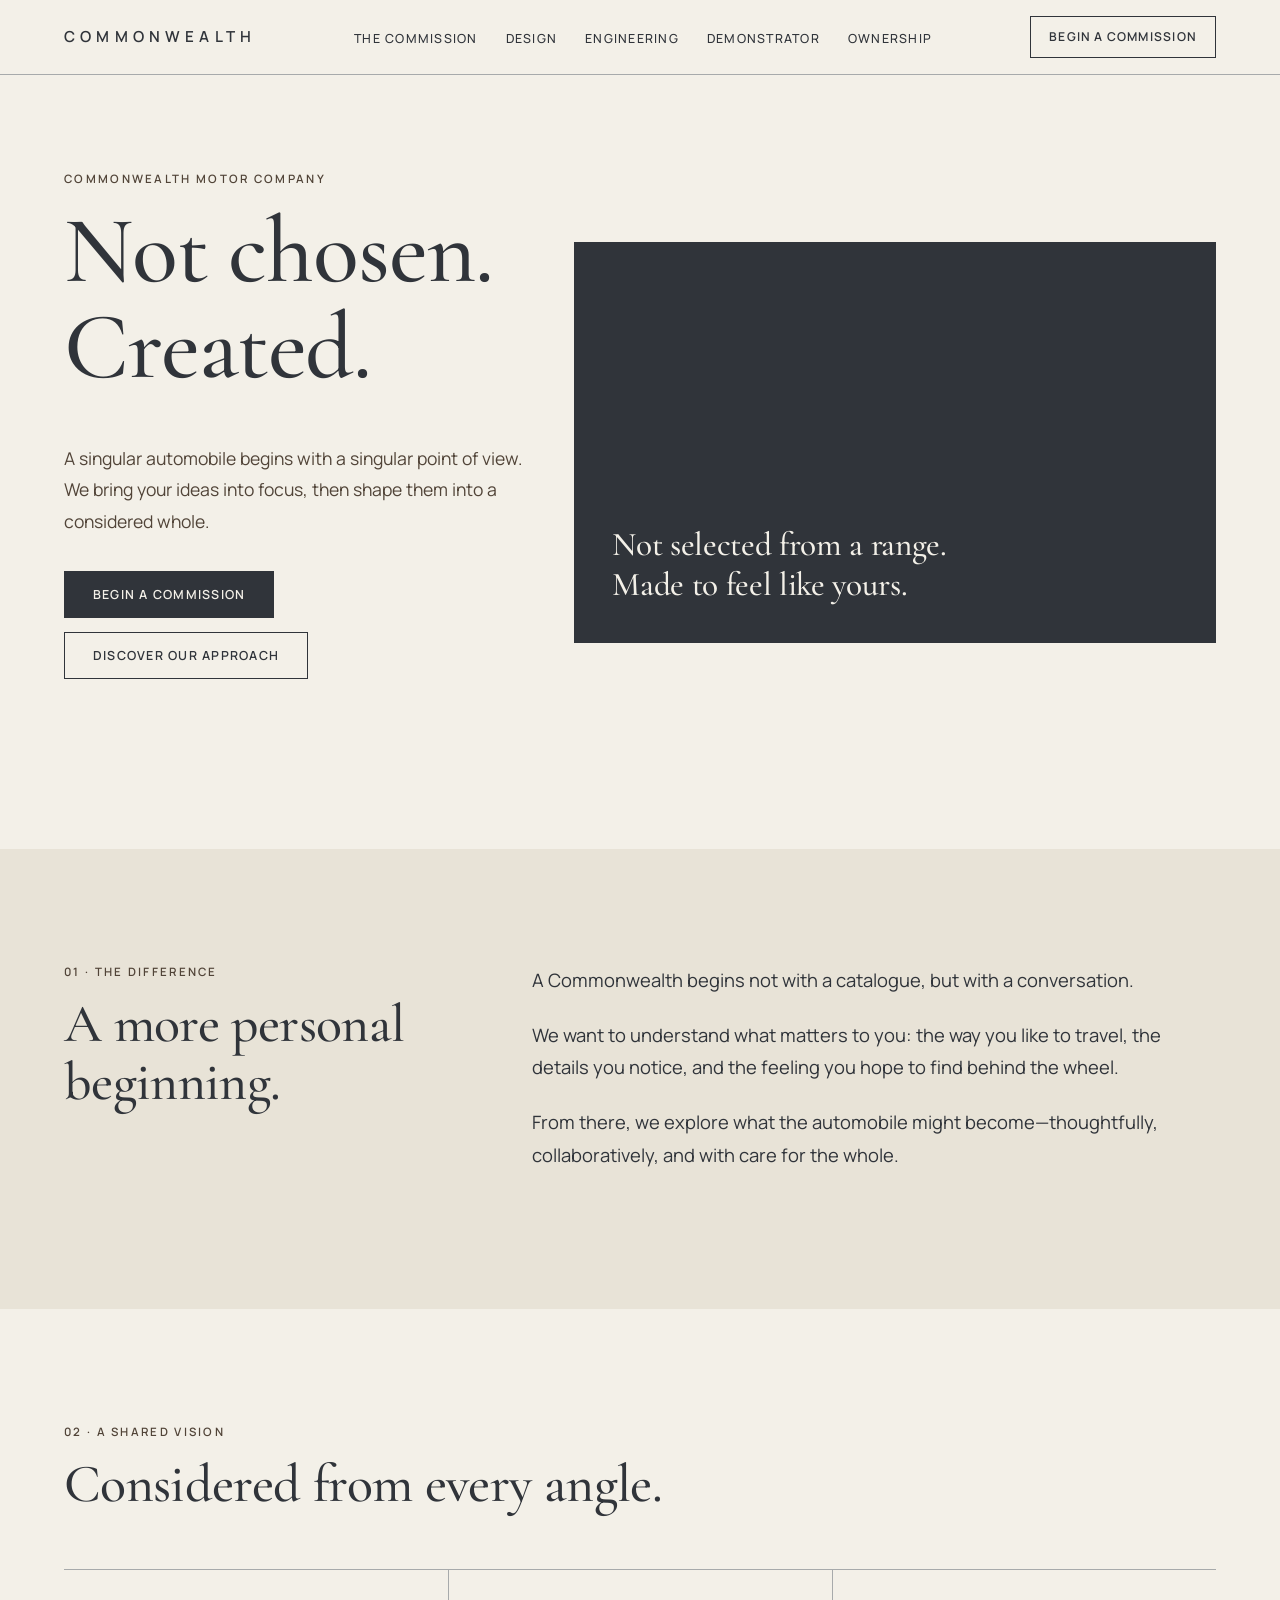
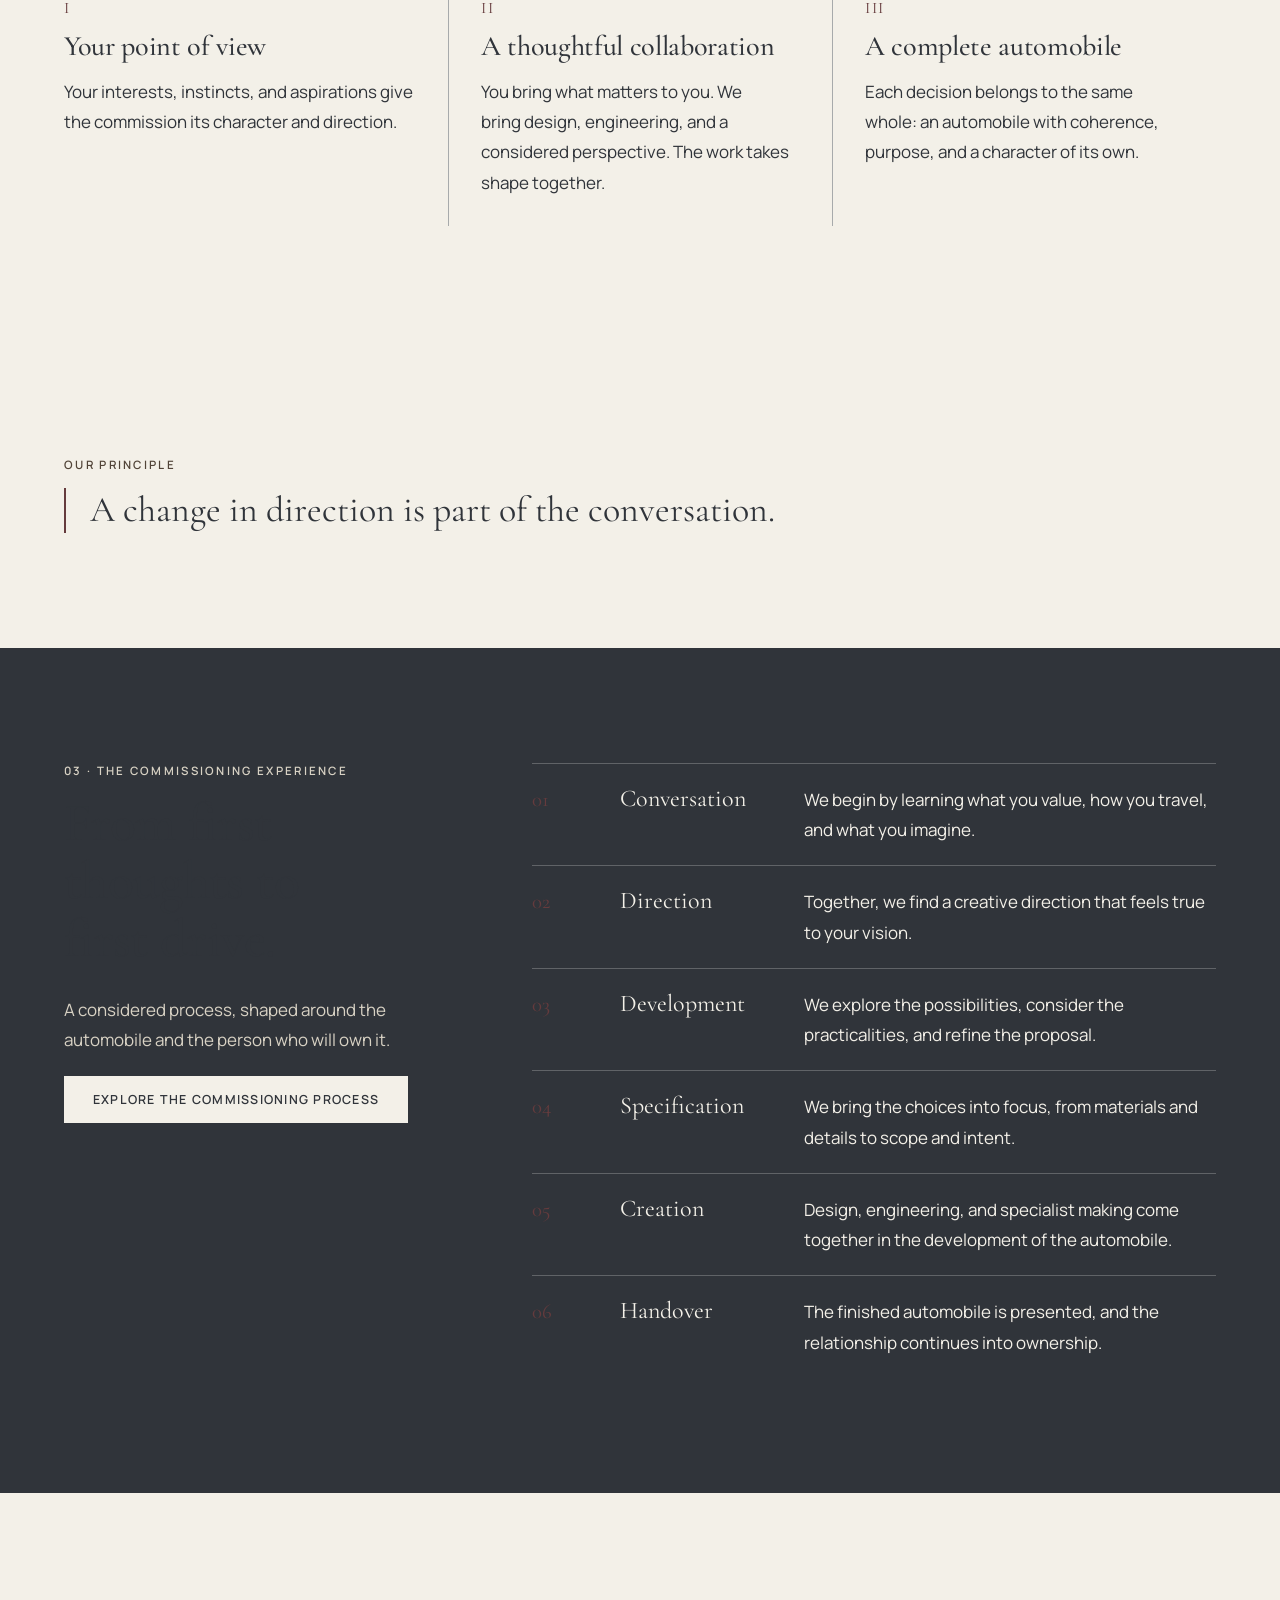
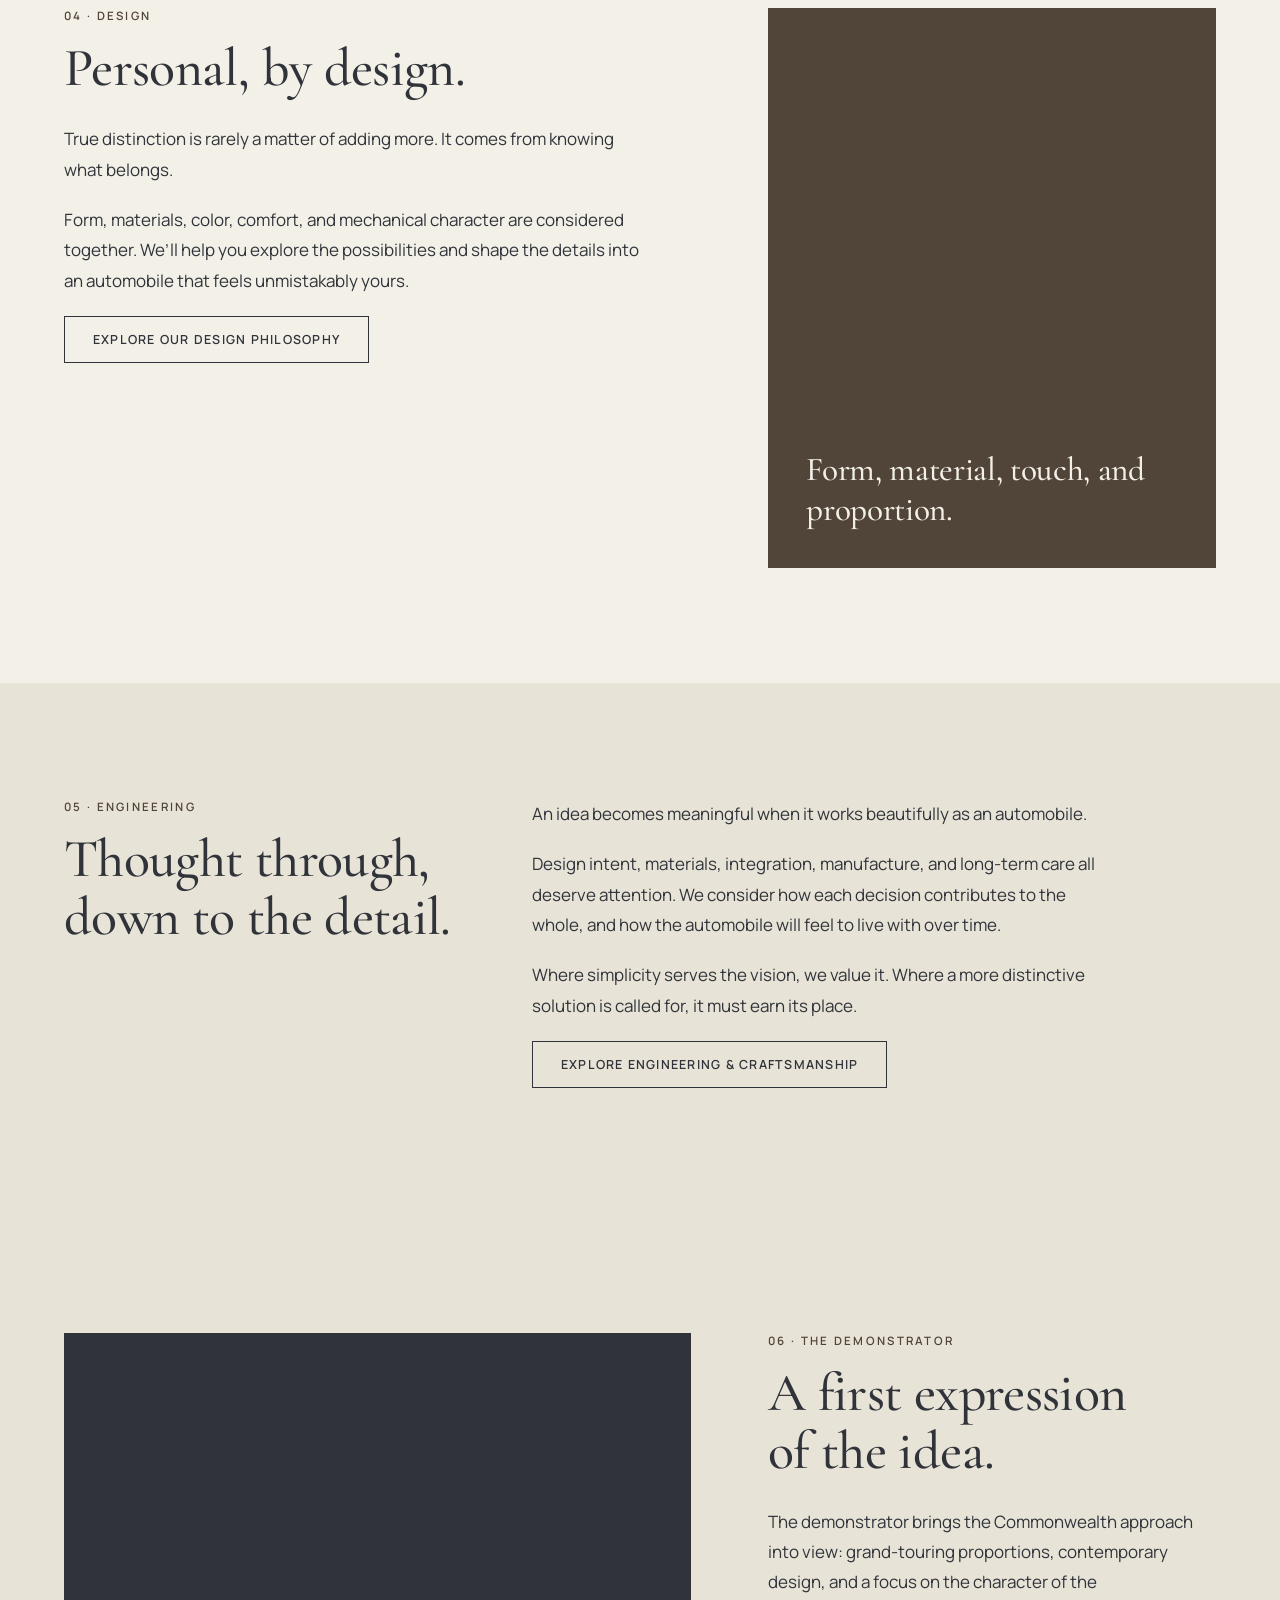
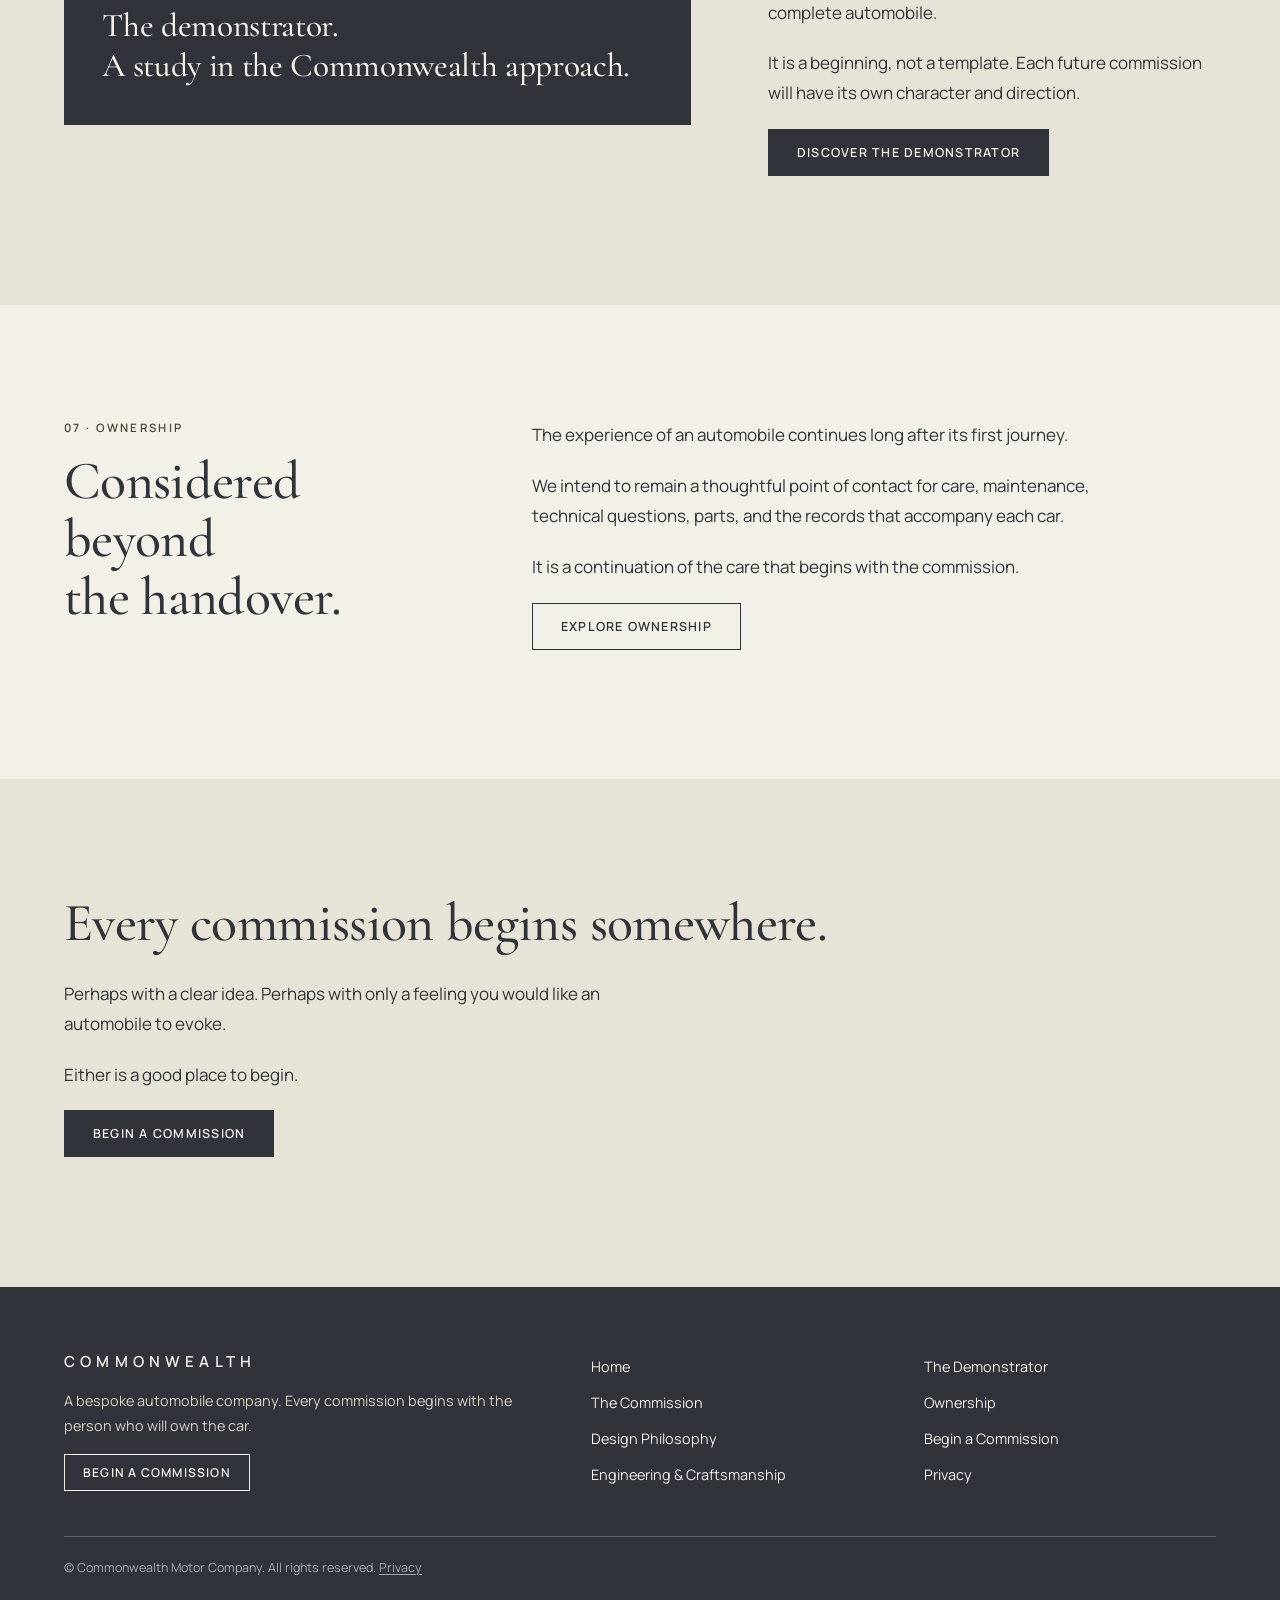
<file: index.html>
<!DOCTYPE html>
<html lang="en">
<head>
<meta charset="utf-8">
<meta name="viewport" content="width=device-width, initial-scale=1, viewport-fit=cover">
<meta name="description" content="Commonwealth Motor Company — a bespoke automobile company. Not chosen. Created.">
<title>Commonwealth Motor Company — Not chosen. Created.</title>
<link rel="icon" href="assets/favicon.svg" type="image/svg+xml">
<link rel="preconnect" href="https://fonts.googleapis.com">
<link rel="preconnect" href="https://fonts.gstatic.com" crossorigin>
<link href="https://fonts.googleapis.com/css2?family=Cormorant+Garamond:wght@400;500&family=Manrope:wght@400;500;600&display=swap" rel="stylesheet">
<link rel="stylesheet" href="assets/css/site.css">
<noscript><style>
@media(max-width:1180px){
  .menu{display:none}
  .bar{flex-wrap:wrap}
  nav{display:block;position:static;border:0;padding:0;width:100%}
  nav ul{flex-direction:row;flex-wrap:wrap;gap:12px 20px}
  nav a{font-size:.78rem;padding:4px 0}
  .bar>.begin{display:inline-block}
}
</style></noscript>
</head>
<body>
<a class="skip" href="#main">Skip to content</a>

<header><div class="bar">
<a class="wm" href="index.html" aria-label="COMMONWEALTH, home">COMMONWEALTH</a>
<nav id="nav" aria-label="Primary"><ul>
<li><a href="commission.html">The Commission</a></li>
<li><a href="design-philosophy.html">Design</a></li>
<li><a href="engineering-craftsmanship.html">Engineering</a></li>
<li><a href="demonstrator.html">Demonstrator</a></li>
<li><a href="ownership.html">Ownership</a></li>
</ul><a class="begin mbegin" href="begin-a-commission.html">Begin a Commission</a></nav>
<a class="begin" href="begin-a-commission.html">Begin a Commission</a>
<button class="menu" id="mb" aria-expanded="false" aria-controls="nav">Menu</button>
</div></header>

<main id="main" tabindex="-1">

<section class="w t hero">
  <div>
    <p class="eyebrow">Commonwealth Motor Company</p>
    <h1>Not chosen. Created.</h1>
    <p class="l">A singular automobile begins with a singular point of view. We bring your ideas into focus, then shape them into a considered whole.</p>
    <p style="margin-top:2em"><a class="btn" href="begin-a-commission.html">Begin a Commission</a><a class="btn q" href="commission.html">Discover Our Approach</a></p>
  </div>
  <!-- Image slot: replace this panel with a photograph -->
  <div class="ph">
    <p class="pq">Not selected from a range.<br>Made to feel like yours.</p>
  </div>
</section>

<div class="band"><div class="w split">
  <div><p class="eyebrow">01 · The difference</p><h2>A more personal beginning.</h2></div>
  <div style="font-size:1.15rem">
    <p>A Commonwealth begins not with a catalogue, but with a conversation.</p>
    <p>We want to understand what matters to you: the way you like to travel, the details you notice, and the feeling you hope to find behind the wheel.</p>
    <p>From there, we explore what the automobile might become—thoughtfully, collaboratively, and with care for the whole.</p>
  </div>
</div></div>

<div class="w">
  <p class="eyebrow">02 · A shared vision</p>
  <h2 style="max-width:14em">Considered from every angle.</h2>
  <div class="pil">
    <div><b>I</b><h3>Your point of view</h3><p>Your interests, instincts, and aspirations give the commission its character and direction.</p></div>
    <div><b>II</b><h3>A thoughtful collaboration</h3><p>You bring what matters to you. We bring design, engineering, and a considered perspective. The work takes shape together.</p></div>
    <div><b>III</b><h3>A complete automobile</h3><p>Each decision belongs to the same whole: an automobile with coherence, purpose, and a character of its own.</p></div>
  </div>
</div>

<div class="w">
  <p class="eyebrow">Our principle</p>
  <div class="quote" style="margin:0">A change in direction is part of the conversation.</div>
</div>

<div class="dark"><div class="w split">
  <div>
    <p class="eyebrow">03 · The commissioning experience</p>
    <h2>From first thoughts to first drive.</h2>
    <p>A considered process, shaped around the automobile and the person who will own it.</p>
    <a class="btn" href="commission.html">Explore the Commissioning Process</a>
  </div>
  <ol class="st" style="margin:0">
    <li><strong>Conversation</strong><span>We begin by learning what you value, how you travel, and what you imagine.</span></li>
    <li><strong>Direction</strong><span>Together, we find a creative direction that feels true to your vision.</span></li>
    <li><strong>Development</strong><span>We explore the possibilities, consider the practicalities, and refine the proposal.</span></li>
    <li><strong>Specification</strong><span>We bring the choices into focus, from materials and details to scope and intent.</span></li>
    <li><strong>Creation</strong><span>Design, engineering, and specialist making come together in the development of the automobile.</span></li>
    <li><strong>Handover</strong><span>The finished automobile is presented, and the relationship continues into ownership.</span></li>
  </ol>
</div></div>

<div class="w split r">
  <div>
    <p class="eyebrow">04 · Design</p>
    <h2>Personal, by design.</h2>
    <p>True distinction is rarely a matter of adding more. It comes from knowing what belongs.</p>
    <p>Form, materials, color, comfort, and mechanical character are considered together. We’ll help you explore the possibilities and shape the details into an automobile that feels unmistakably yours.</p>
    <a class="btn q" href="design-philosophy.html">Explore Our Design Philosophy</a>
  </div>
  <!-- Image slot: replace this panel with a photograph -->
  <div class="ph b sq">
    <p class="pq">Form, material, touch, and proportion.</p>
  </div>
</div>

<div class="band"><div class="w split">
  <div><p class="eyebrow">05 · Engineering</p><h2>Thought through, down to the detail.</h2></div>
  <div>
    <p>An idea becomes meaningful when it works beautifully as an automobile.</p>
    <p>Design intent, materials, integration, manufacture, and long-term care all deserve attention. We consider how each decision contributes to the whole, and how the automobile will feel to live with over time.</p>
    <p>Where simplicity serves the vision, we value it. Where a more distinctive solution is called for, it must earn its place.</p>
    <a class="btn q" href="engineering-craftsmanship.html">Explore Engineering &amp; Craftsmanship</a>
  </div>
</div></div>

<div class="band"><div class="w split r">
  <!-- Image slot: replace this panel with a photograph -->
  <div class="ph">
    <p class="pq">The demonstrator.<br>A study in the Commonwealth approach.</p>
  </div>
  <div>
    <p class="eyebrow">06 · The demonstrator</p>
    <h2>A first expression of the idea.</h2>
    <p>The demonstrator brings the Commonwealth approach into view: grand-touring proportions, contemporary design, and a focus on the character of the complete automobile.</p>
    <p>It is a beginning, not a template. Each future commission will have its own character and direction.</p>
    <a class="btn" href="demonstrator.html">Discover the Demonstrator</a>
  </div>
</div></div>

<div class="w split">
  <div><p class="eyebrow">07 · Ownership</p><h2>Considered beyond the handover.</h2></div>
  <div>
    <p>The experience of an automobile continues long after its first journey.</p>
    <p>We intend to remain a thoughtful point of contact for care, maintenance, technical questions, parts, and the records that accompany each car.</p>
    <p>It is a continuation of the care that begins with the commission.</p>
    <a class="btn q" href="ownership.html">Explore Ownership</a>
  </div>
</div>

<div class="band"><div class="w" style="text-align:left">
  <h2>Every commission begins somewhere.</h2>
  <p>Perhaps with a clear idea. Perhaps with only a feeling you would like an automobile to evoke.</p>
  <p>Either is a good place to begin.</p>
  <a class="btn" href="begin-a-commission.html">Begin a Commission</a>
</div></div>

</main>

<footer><div class="in">
<div>
  <a class="wm" href="index.html">COMMONWEALTH</a>
  <p>A bespoke automobile company. Every commission begins with the person who will own the car.</p>
  <a class="begin" style="border-color:var(--ivory)" href="begin-a-commission.html">Begin a Commission</a>
</div>
<ul aria-label="Pages">
  <li><a href="index.html">Home</a></li>
  <li><a href="commission.html">The Commission</a></li>
  <li><a href="design-philosophy.html">Design Philosophy</a></li>
  <li><a href="engineering-craftsmanship.html">Engineering &amp; Craftsmanship</a></li>
</ul>
<ul aria-label="More">
  <li><a href="demonstrator.html">The Demonstrator</a></li>
  <li><a href="ownership.html">Ownership</a></li>
  <li><a href="begin-a-commission.html">Begin a Commission</a></li>
  <li><a href="privacy.html">Privacy</a></li>
</ul>
</div><div class="fine">© Commonwealth Motor Company. All rights reserved. <a href="privacy.html">Privacy</a></div></footer>

<script src="assets/js/site.js" defer></script>
</body>
</html>
</file>
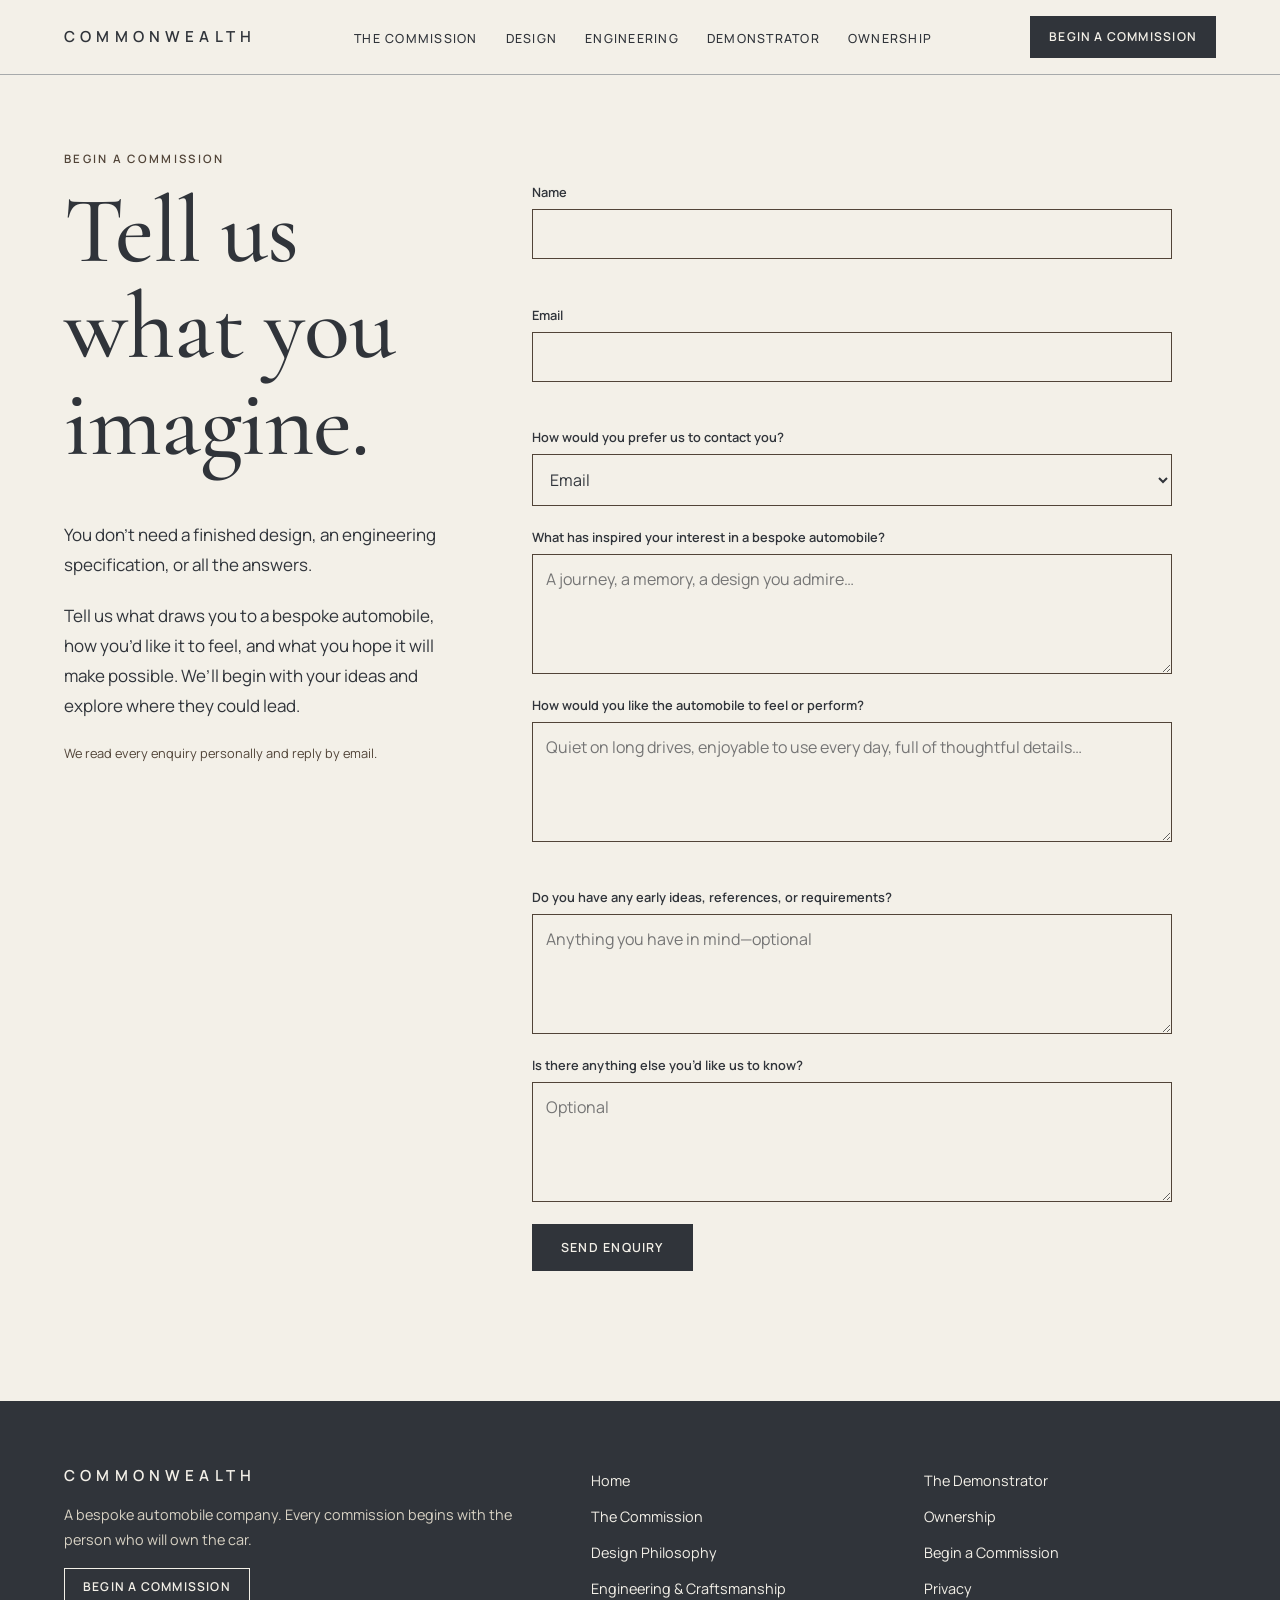
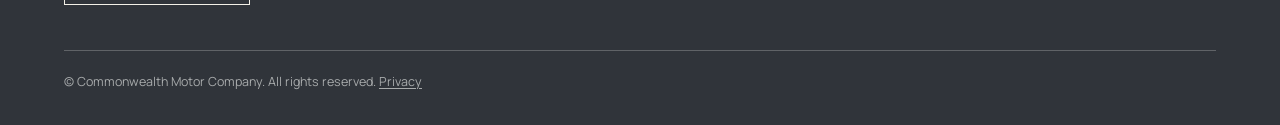
<file: begin-a-commission.html>
<!DOCTYPE html>
<html lang="en">
<head>
<meta charset="utf-8">
<meta name="viewport" content="width=device-width, initial-scale=1, viewport-fit=cover">
<meta name="description" content="Begin a Commission — Commonwealth Motor Company. Tell us what you imagine.">
<title>Begin a Commission — Commonwealth Motor Company</title>
<link rel="icon" href="assets/favicon.svg" type="image/svg+xml">
<link rel="preconnect" href="https://fonts.googleapis.com">
<link rel="preconnect" href="https://fonts.gstatic.com" crossorigin>
<link href="https://fonts.googleapis.com/css2?family=Cormorant+Garamond:wght@400;500&family=Manrope:wght@400;500;600&display=swap" rel="stylesheet">
<link rel="stylesheet" href="assets/css/site.css">
<noscript><style>
@media(max-width:1180px){
  .menu{display:none}
  .bar{flex-wrap:wrap}
  nav{display:block;position:static;border:0;padding:0;width:100%}
  nav ul{flex-direction:row;flex-wrap:wrap;gap:12px 20px}
  nav a{font-size:.78rem;padding:4px 0}
  .bar>.begin{display:inline-block}
}
</style></noscript>
</head>
<body>
<a class="skip" href="#main">Skip to content</a>

<header><div class="bar">
<a class="wm" href="index.html" aria-label="COMMONWEALTH, home">COMMONWEALTH</a>
<nav id="nav" aria-label="Primary"><ul>
<li><a href="commission.html">The Commission</a></li>
<li><a href="design-philosophy.html">Design</a></li>
<li><a href="engineering-craftsmanship.html">Engineering</a></li>
<li><a href="demonstrator.html">Demonstrator</a></li>
<li><a href="ownership.html">Ownership</a></li>
</ul><a class="begin mbegin" href="begin-a-commission.html" aria-current="page">Begin a Commission</a></nav>
<a class="begin" href="begin-a-commission.html" aria-current="page">Begin a Commission</a>
<button class="menu" id="mb" aria-expanded="false" aria-controls="nav">Menu</button>
</div></header>

<main id="main" tabindex="-1">

<div class="w t split">
  <div>
    <p class="eyebrow">Begin a Commission</p>
    <h1>Tell us what you imagine.</h1>
    <p>You don’t need a finished design, an engineering specification, or all the answers.</p>
    <p>Tell us what draws you to a bespoke automobile, how you’d like it to feel, and what you hope it will make possible. We’ll begin with your ideas and explore where they could lead.</p>
    <p class="note">We read every enquiry personally and reply by email.</p>
  </div>

  <div>
    <!-- Connect this form to an email service or CRM before launch.
         Until then, submissions are not sent or received. -->
    <form id="f" novalidate>
      <label>Name
        <input name="name" autocomplete="name" required aria-describedby="e-name">
        <span class="err" id="e-name"></span>
      </label>

      <label>Email
        <input name="email" type="email" autocomplete="email" required aria-describedby="e-email">
        <span class="err" id="e-email"></span>
      </label>

      <label>How would you prefer us to contact you?
        <select name="how">
          <option>Email</option>
          <option>Phone call</option>
          <option>Video call</option>
          <option>No preference</option>
        </select>
      </label>

      <label>What has inspired your interest in a bespoke automobile?
        <textarea name="a" placeholder="A journey, a memory, a design you admire…"></textarea>
      </label>

      <label>How would you like the automobile to feel or perform?
        <textarea name="b" required aria-describedby="e-b" placeholder="Quiet on long drives, enjoyable to use every day, full of thoughtful details…"></textarea>
        <span class="err" id="e-b"></span>
      </label>

      <label>Do you have any early ideas, references, or requirements?
        <textarea name="c" placeholder="Anything you have in mind—optional"></textarea>
      </label>

      <label>Is there anything else you’d like us to know?
        <textarea name="d" placeholder="Optional"></textarea>
      </label>

      <div><button class="btn" type="submit">Send enquiry</button></div>
    </form>

    <div class="ok" id="ok" role="status" hidden tabindex="-1">
      <h2>Thank you.</h2>
      <p>Your enquiry has been submitted. We’ll be in touch by email.</p>
      <a class="btn q" href="index.html">Back to home</a>
    </div>
  </div>
</div>

</main>

<footer><div class="in">
<div>
  <a class="wm" href="index.html">COMMONWEALTH</a>
  <p>A bespoke automobile company. Every commission begins with the person who will own the car.</p>
  <a class="begin" style="border-color:var(--ivory)" href="begin-a-commission.html">Begin a Commission</a>
</div>
<ul aria-label="Pages">
  <li><a href="index.html">Home</a></li>
  <li><a href="commission.html">The Commission</a></li>
  <li><a href="design-philosophy.html">Design Philosophy</a></li>
  <li><a href="engineering-craftsmanship.html">Engineering &amp; Craftsmanship</a></li>
</ul>
<ul aria-label="More">
  <li><a href="demonstrator.html">The Demonstrator</a></li>
  <li><a href="ownership.html">Ownership</a></li>
  <li><a href="begin-a-commission.html">Begin a Commission</a></li>
  <li><a href="privacy.html">Privacy</a></li>
</ul>
</div><div class="fine">© Commonwealth Motor Company. All rights reserved. <a href="privacy.html">Privacy</a></div></footer>

<script src="assets/js/site.js" defer></script>
</body>
</html>
</file>
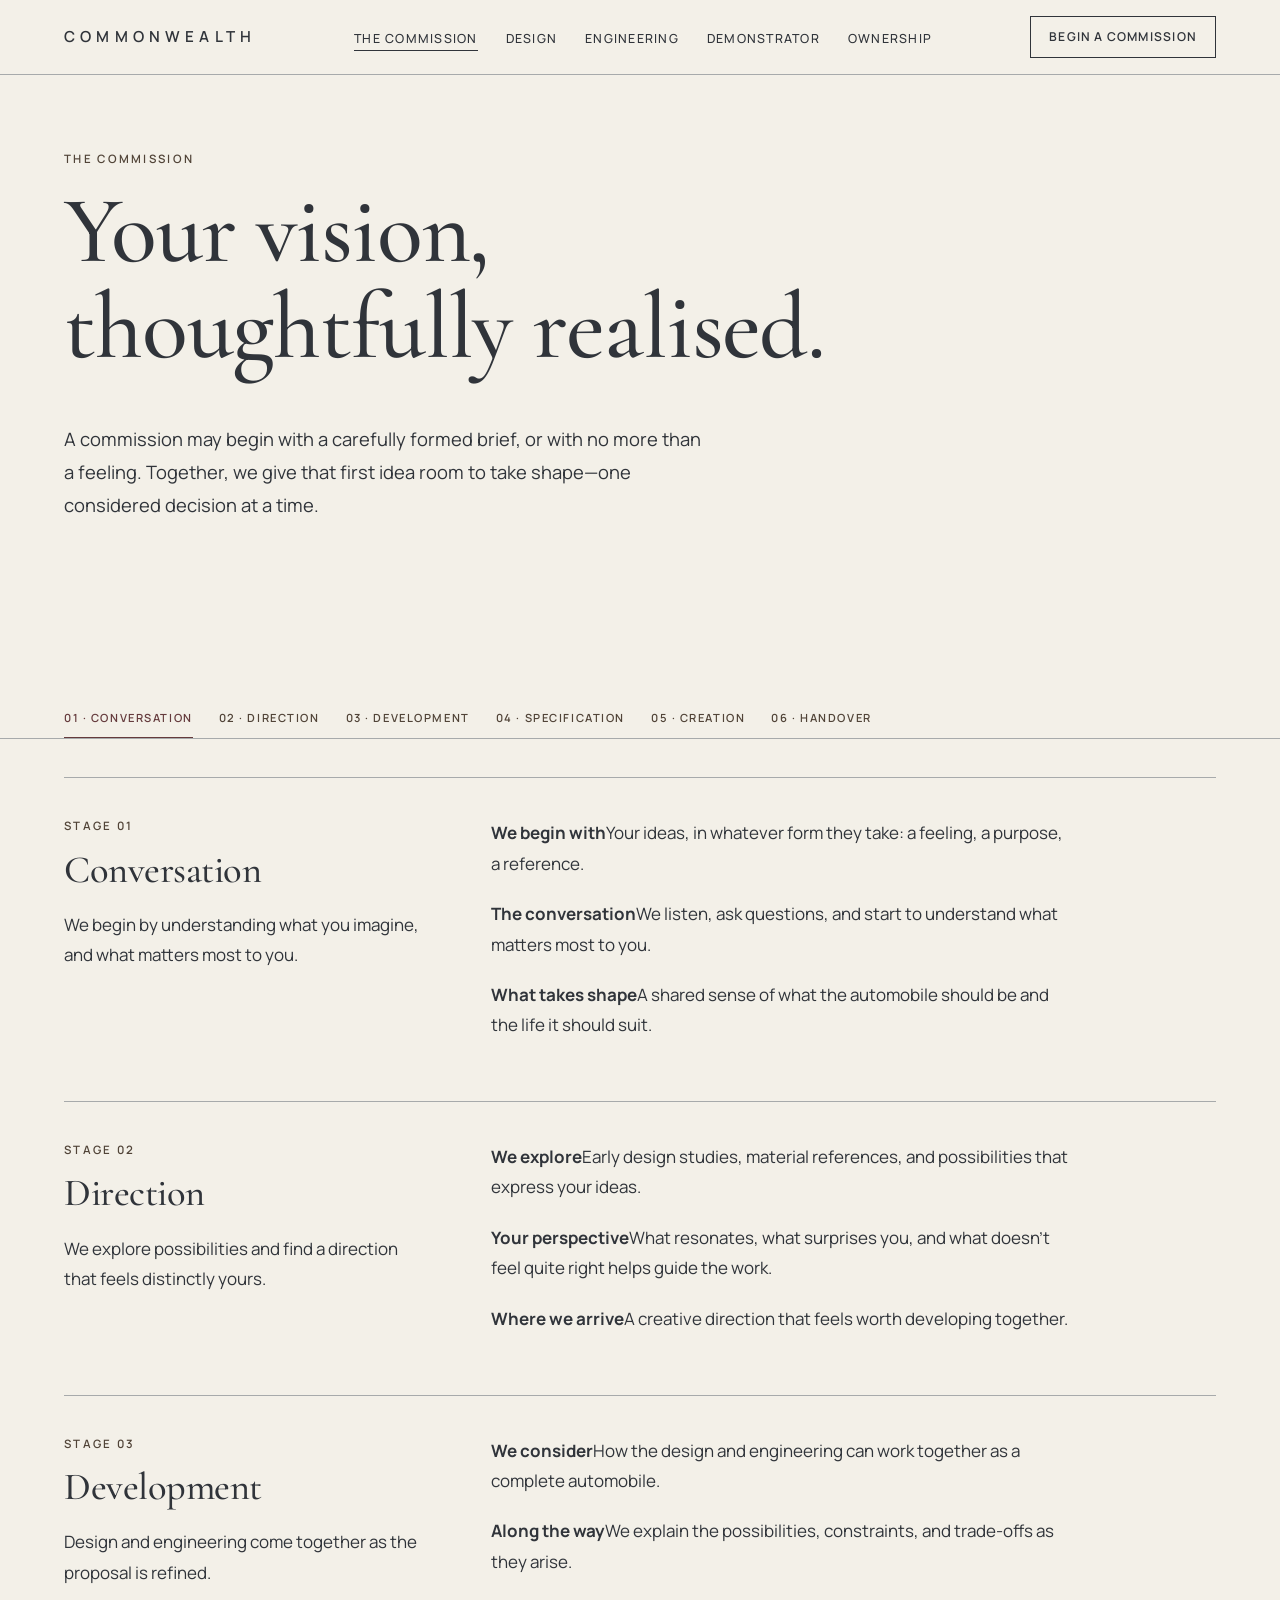
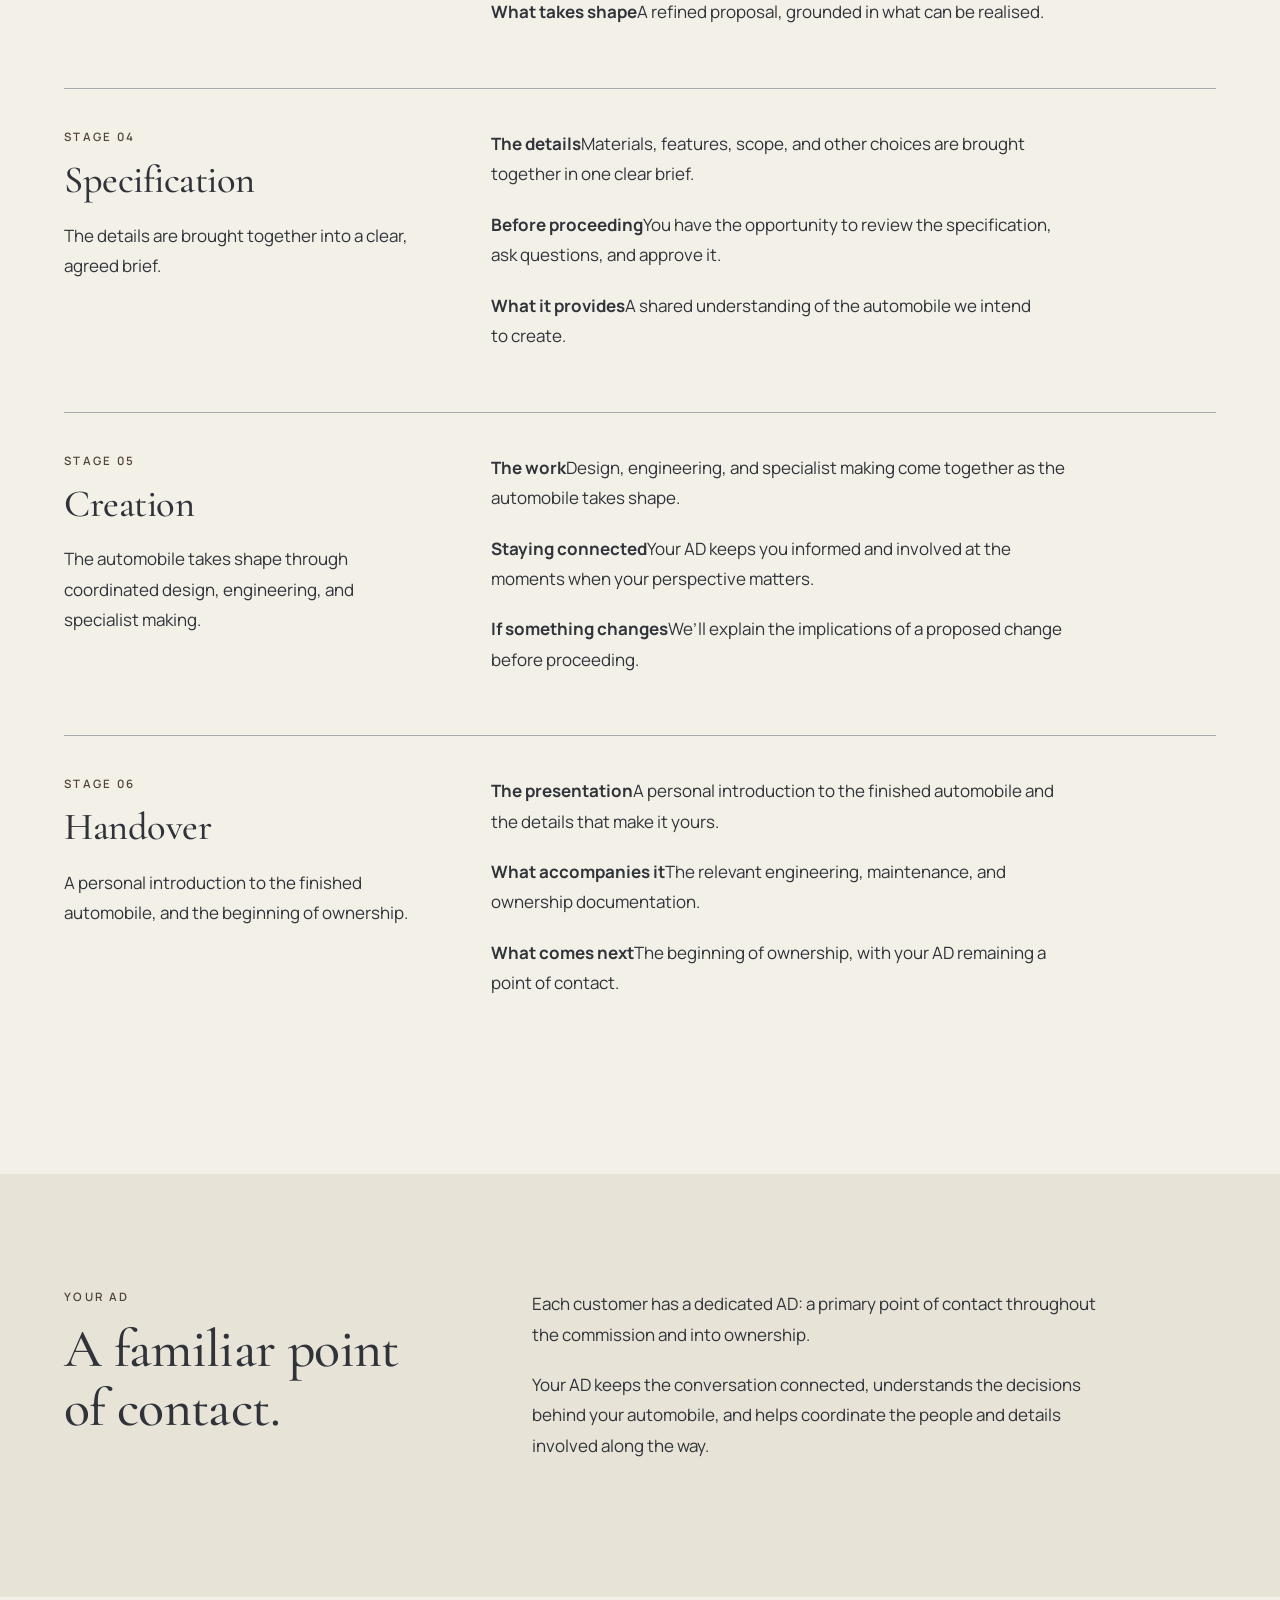
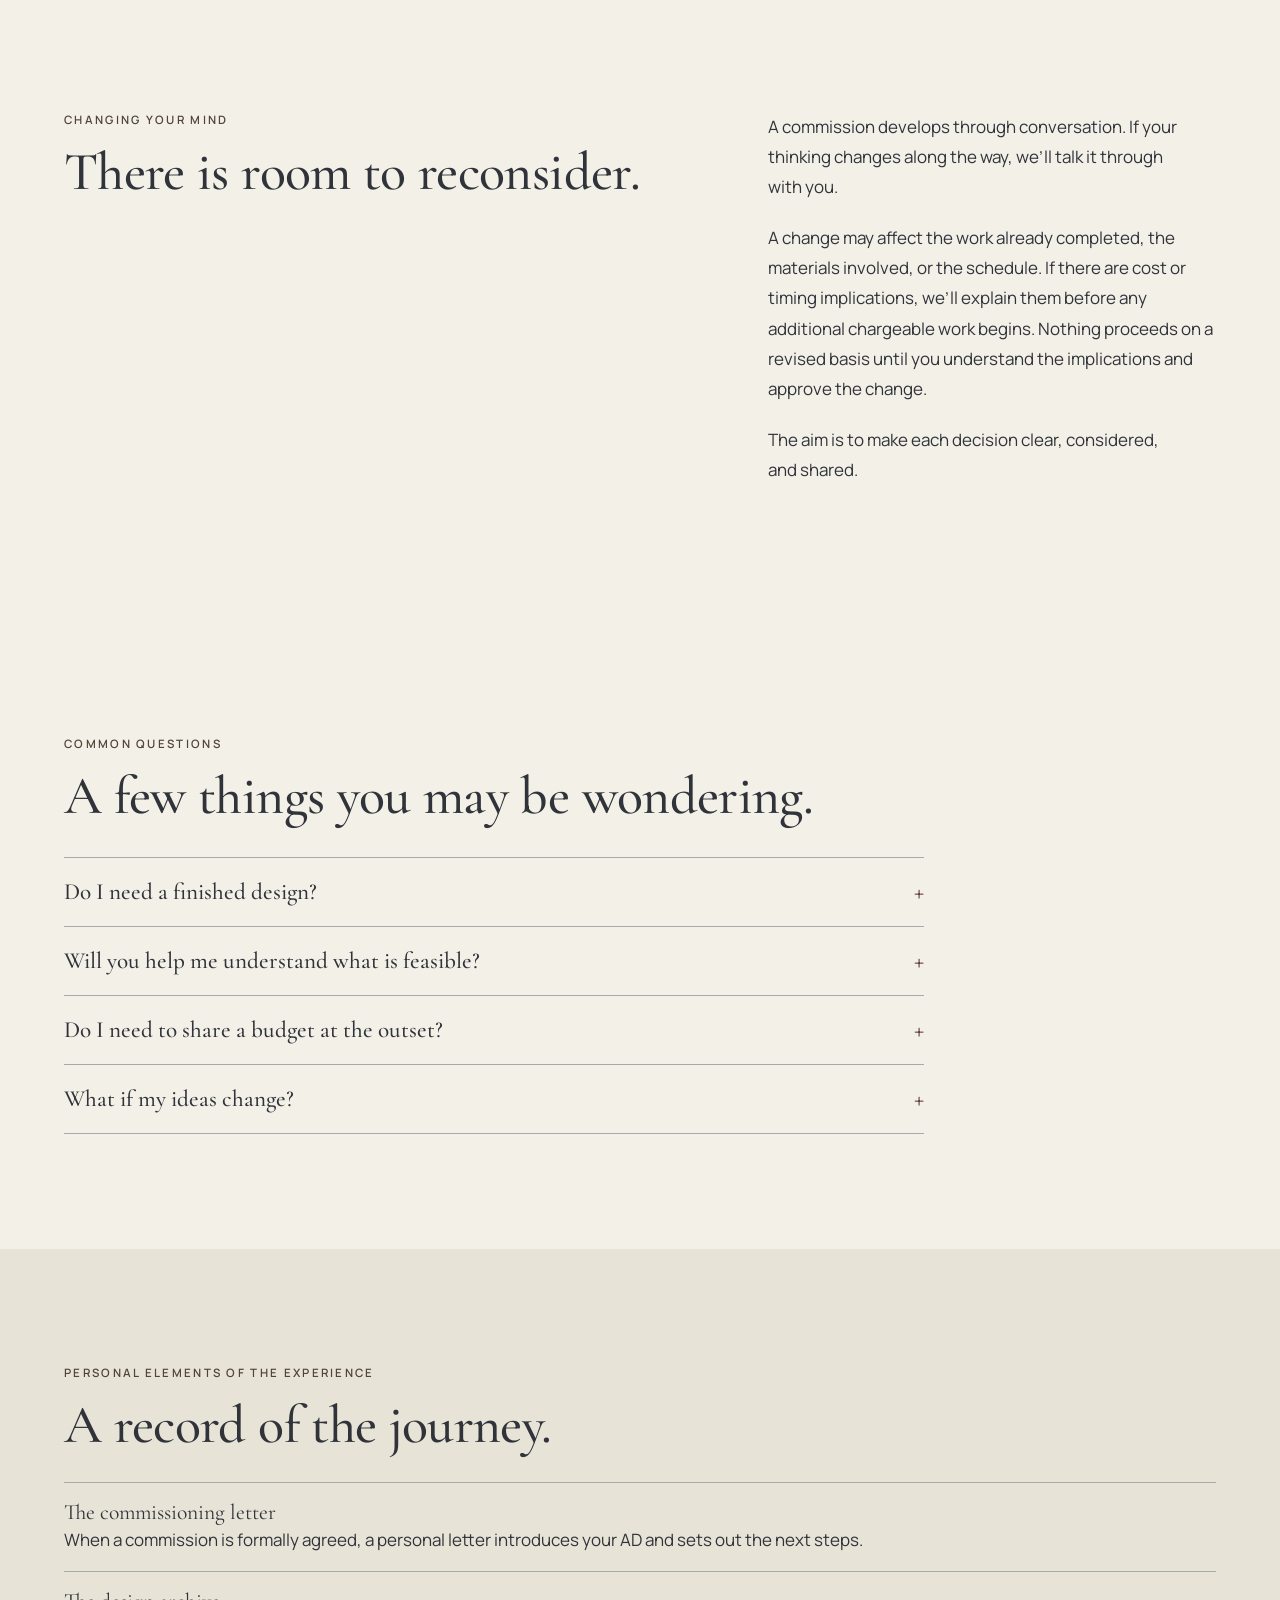
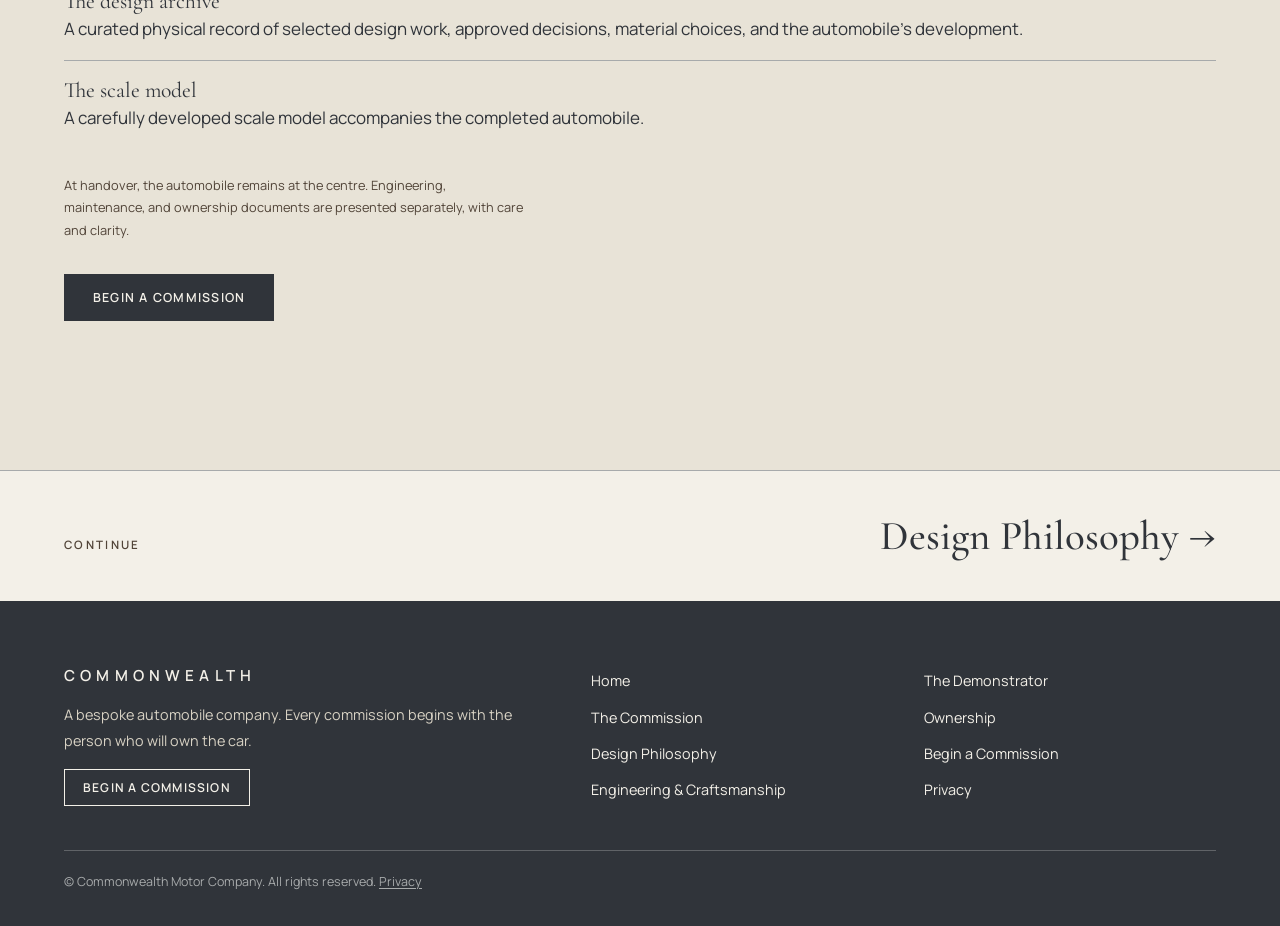
<file: commission.html>
<!DOCTYPE html>
<html lang="en">
<head>
<meta charset="utf-8">
<meta name="viewport" content="width=device-width, initial-scale=1, viewport-fit=cover">
<meta name="description" content="Discover the Commonwealth commissioning process: a considered collaboration from the first conversation to handover.">
<title>The Commission — Commonwealth Motor Company</title>
<link rel="icon" href="assets/favicon.svg" type="image/svg+xml">
<link rel="preconnect" href="https://fonts.googleapis.com">
<link rel="preconnect" href="https://fonts.gstatic.com" crossorigin>
<link href="https://fonts.googleapis.com/css2?family=Cormorant+Garamond:wght@400;500&family=Manrope:wght@400;500;600&display=swap" rel="stylesheet">
<link rel="stylesheet" href="assets/css/site.css">
<noscript><style>
@media(max-width:1180px){
  .menu{display:none}
  .bar{flex-wrap:wrap}
  nav{display:block;position:static;border:0;padding:0;width:100%}
  nav ul{flex-direction:row;flex-wrap:wrap;gap:12px 20px}
  nav a{font-size:.78rem;padding:4px 0}
  .bar>.begin{display:inline-block}
}
</style></noscript>
</head>
<body>
<a class="skip" href="#main">Skip to content</a>

<header><div class="bar">
<a class="wm" href="index.html" aria-label="COMMONWEALTH, home">COMMONWEALTH</a>
<nav id="nav" aria-label="Primary"><ul>
<li><a href="commission.html" aria-current="page">The Commission</a></li>
<li><a href="design-philosophy.html">Design</a></li>
<li><a href="engineering-craftsmanship.html">Engineering</a></li>
<li><a href="demonstrator.html">Demonstrator</a></li>
<li><a href="ownership.html">Ownership</a></li>
</ul><a class="begin mbegin" href="begin-a-commission.html">Begin a Commission</a></nav>
<a class="begin" href="begin-a-commission.html">Begin a Commission</a>
<button class="menu" id="mb" aria-expanded="false" aria-controls="nav">Menu</button>
</div></header>

<main id="main" tabindex="-1">

<div class="w t">
  <p class="eyebrow">The Commission</p>
  <h1 style="max-width:11em">Your vision, thoughtfully realised.</h1>
  <p style="font-size:1.15rem">A commission may begin with a carefully formed brief, or with no more than a feeling. Together, we give that first idea room to take shape—one considered decision at a time.</p>
</div>

<div class="stages-wrap">
  <nav class="stage-index" aria-label="Commission stages">
    <ol>
      <li><a href="#stage-01">01 · Conversation</a></li>
      <li><a href="#stage-02">02 · Direction</a></li>
      <li><a href="#stage-03">03 · Development</a></li>
      <li><a href="#stage-04">04 · Specification</a></li>
      <li><a href="#stage-05">05 · Creation</a></li>
      <li><a href="#stage-06">06 · Handover</a></li>
    </ol>
  </nav>

  <div class="w stages">

    <div class="stage" id="stage-01">
      <div>
        <p class="eyebrow">Stage 01</p>
        <h2>Conversation</h2>
        <p>We begin by understanding what you imagine, and what matters most to you.</p>
      </div>
      <div class="stage-notes">
        <p><strong>We begin with</strong>Your ideas, in whatever form they take: a feeling, a purpose, a reference.</p>
        <p><strong>The conversation</strong>We listen, ask questions, and start to understand what matters most to you.</p>
        <p><strong>What takes shape</strong>A shared sense of what the automobile should be and the life it should suit.</p>
      </div>
    </div>

    <div class="stage" id="stage-02">
      <div>
        <p class="eyebrow">Stage 02</p>
        <h2>Direction</h2>
        <p>We explore possibilities and find a direction that feels distinctly yours.</p>
      </div>
      <div class="stage-notes">
        <p><strong>We explore</strong>Early design studies, material references, and possibilities that express your ideas.</p>
        <p><strong>Your perspective</strong>What resonates, what surprises you, and what doesn’t feel quite right helps guide the work.</p>
        <p><strong>Where we arrive</strong>A creative direction that feels worth developing together.</p>
      </div>
    </div>

    <div class="stage" id="stage-03">
      <div>
        <p class="eyebrow">Stage 03</p>
        <h2>Development</h2>
        <p>Design and engineering come together as the proposal is refined.</p>
      </div>
      <div class="stage-notes">
        <p><strong>We consider</strong>How the design and engineering can work together as a complete automobile.</p>
        <p><strong>Along the way</strong>We explain the possibilities, constraints, and trade-offs as they arise.</p>
        <p><strong>What takes shape</strong>A refined proposal, grounded in what can be realised.</p>
      </div>
    </div>

    <div class="stage" id="stage-04">
      <div>
        <p class="eyebrow">Stage 04</p>
        <h2>Specification</h2>
        <p>The details are brought together into a clear, agreed brief.</p>
      </div>
      <div class="stage-notes">
        <p><strong>The details</strong>Materials, features, scope, and other choices are brought together in one clear brief.</p>
        <p><strong>Before proceeding</strong>You have the opportunity to review the specification, ask questions, and approve it.</p>
        <p><strong>What it provides</strong>A shared understanding of the automobile we intend to create.</p>
      </div>
    </div>

    <div class="stage" id="stage-05">
      <div>
        <p class="eyebrow">Stage 05</p>
        <h2>Creation</h2>
        <p>The automobile takes shape through coordinated design, engineering, and specialist making.</p>
      </div>
      <div class="stage-notes">
        <p><strong>The work</strong>Design, engineering, and specialist making come together as the automobile takes shape.</p>
        <p><strong>Staying connected</strong>Your AD keeps you informed and involved at the moments when your perspective matters.</p>
        <p><strong>If something changes</strong>We’ll explain the implications of a proposed change before proceeding.</p>
      </div>
    </div>

    <div class="stage" id="stage-06">
      <div>
        <p class="eyebrow">Stage 06</p>
        <h2>Handover</h2>
        <p>A personal introduction to the finished automobile, and the beginning of ownership.</p>
      </div>
      <div class="stage-notes">
        <p><strong>The presentation</strong>A personal introduction to the finished automobile and the details that make it yours.</p>
        <p><strong>What accompanies it</strong>The relevant engineering, maintenance, and ownership documentation.</p>
        <p><strong>What comes next</strong>The beginning of ownership, with your AD remaining a point of contact.</p>
      </div>
    </div>

  </div>
</div>

<div class="band"><div class="w split">
  <div>
    <p class="eyebrow">Your AD</p>
    <h2>A familiar point of contact.</h2>
  </div>
  <div>
    <p>Each customer has a dedicated AD: a primary point of contact throughout the commission and into ownership.</p>
    <p>Your AD keeps the conversation connected, understands the decisions behind your automobile, and helps coordinate the people and details involved along the way.</p>
  </div>
</div></div>

<div class="w split r">
  <div>
    <p class="eyebrow">Changing your mind</p>
    <h2>There is room to reconsider.</h2>
  </div>
  <div>
    <p>A commission develops through conversation. If your thinking changes along the way, we’ll talk it through with you.</p>
    <p>A change may affect the work already completed, the materials involved, or the schedule. If there are cost or timing implications, we’ll explain them before any additional chargeable work begins. Nothing proceeds on a revised basis until you understand the implications and approve the change.</p>
    <p>The aim is to make each decision clear, considered, and shared.</p>
  </div>
</div>

<div class="w">
  <p class="eyebrow">Common questions</p>
  <h2>A few things you may be wondering.</h2>
  <div class="faq">
    <details>
      <summary>Do I need a finished design?</summary>
      <p>No. You may arrive with sketches and references, or with only a sense of how you would like the automobile to feel. We can begin there.</p>
    </details>
    <details>
      <summary>Will you help me understand what is feasible?</summary>
      <p>Yes. We’ll explain the considerations behind an idea and, where needed, explore alternatives that better serve the vision.</p>
    </details>
    <details>
      <summary>Do I need to share a budget at the outset?</summary>
      <p>Not necessarily. We can discuss budget when it becomes useful, as the direction and scope of the commission take shape.</p>
    </details>
    <details>
      <summary>What if my ideas change?</summary>
      <p>That’s part of a collaborative process. We’ll talk through any cost or schedule implications before additional chargeable work proceeds.</p>
    </details>
  </div>
</div>

<div class="band"><div class="w">
  <p class="eyebrow">Personal elements of the experience</p>
  <h2>A record of the journey.</h2>
  <ul class="lst">
    <li><strong>The commissioning letter</strong><span>When a commission is formally agreed, a personal letter introduces your AD and sets out the next steps.</span></li>
    <li><strong>The design archive</strong><span>A curated physical record of selected design work, approved decisions, material choices, and the automobile’s development.</span></li>
    <li><strong>The scale model</strong><span>A carefully developed scale model accompanies the completed automobile.</span></li>
  </ul>
  <p class="note" style="margin-top:24px">At handover, the automobile remains at the centre. Engineering, maintenance, and ownership documents are presented separately, with care and clarity.</p>
  <p style="margin-top:32px"><a class="btn" href="begin-a-commission.html">Begin a Commission</a></p>
</div></div>

</main>

<a class="nx" href="design-philosophy.html"><span>Continue</span><strong>Design Philosophy &rarr;</strong></a>

<footer><div class="in">
<div>
  <a class="wm" href="index.html">COMMONWEALTH</a>
  <p>A bespoke automobile company. Every commission begins with the person who will own the car.</p>
  <a class="begin" style="border-color:var(--ivory)" href="begin-a-commission.html">Begin a Commission</a>
</div>
<ul aria-label="Pages">
  <li><a href="index.html">Home</a></li>
  <li><a href="commission.html">The Commission</a></li>
  <li><a href="design-philosophy.html">Design Philosophy</a></li>
  <li><a href="engineering-craftsmanship.html">Engineering &amp; Craftsmanship</a></li>
</ul>
<ul aria-label="More">
  <li><a href="demonstrator.html">The Demonstrator</a></li>
  <li><a href="ownership.html">Ownership</a></li>
  <li><a href="begin-a-commission.html">Begin a Commission</a></li>
  <li><a href="privacy.html">Privacy</a></li>
</ul>
</div><div class="fine">© Commonwealth Motor Company. All rights reserved. <a href="privacy.html">Privacy</a></div></footer>

<script src="assets/js/site.js" defer></script>
</body>
</html>
</file>
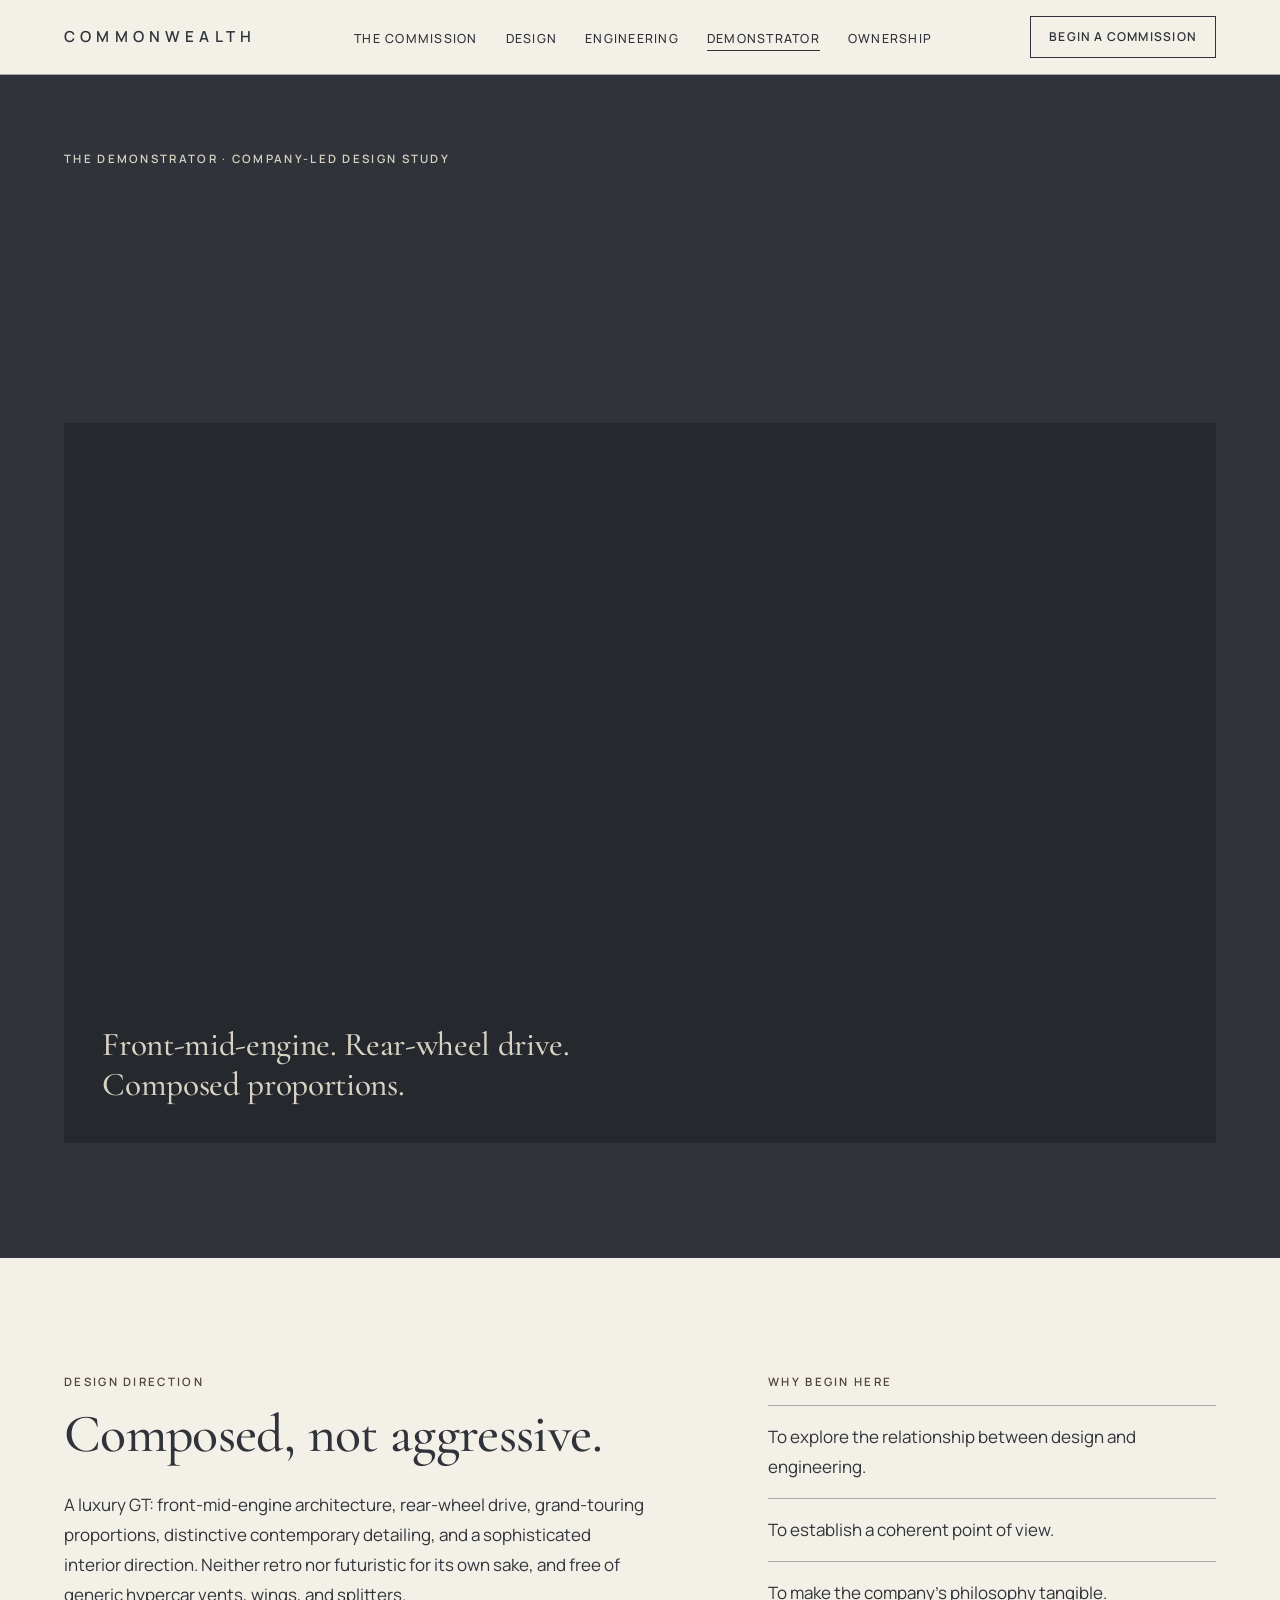
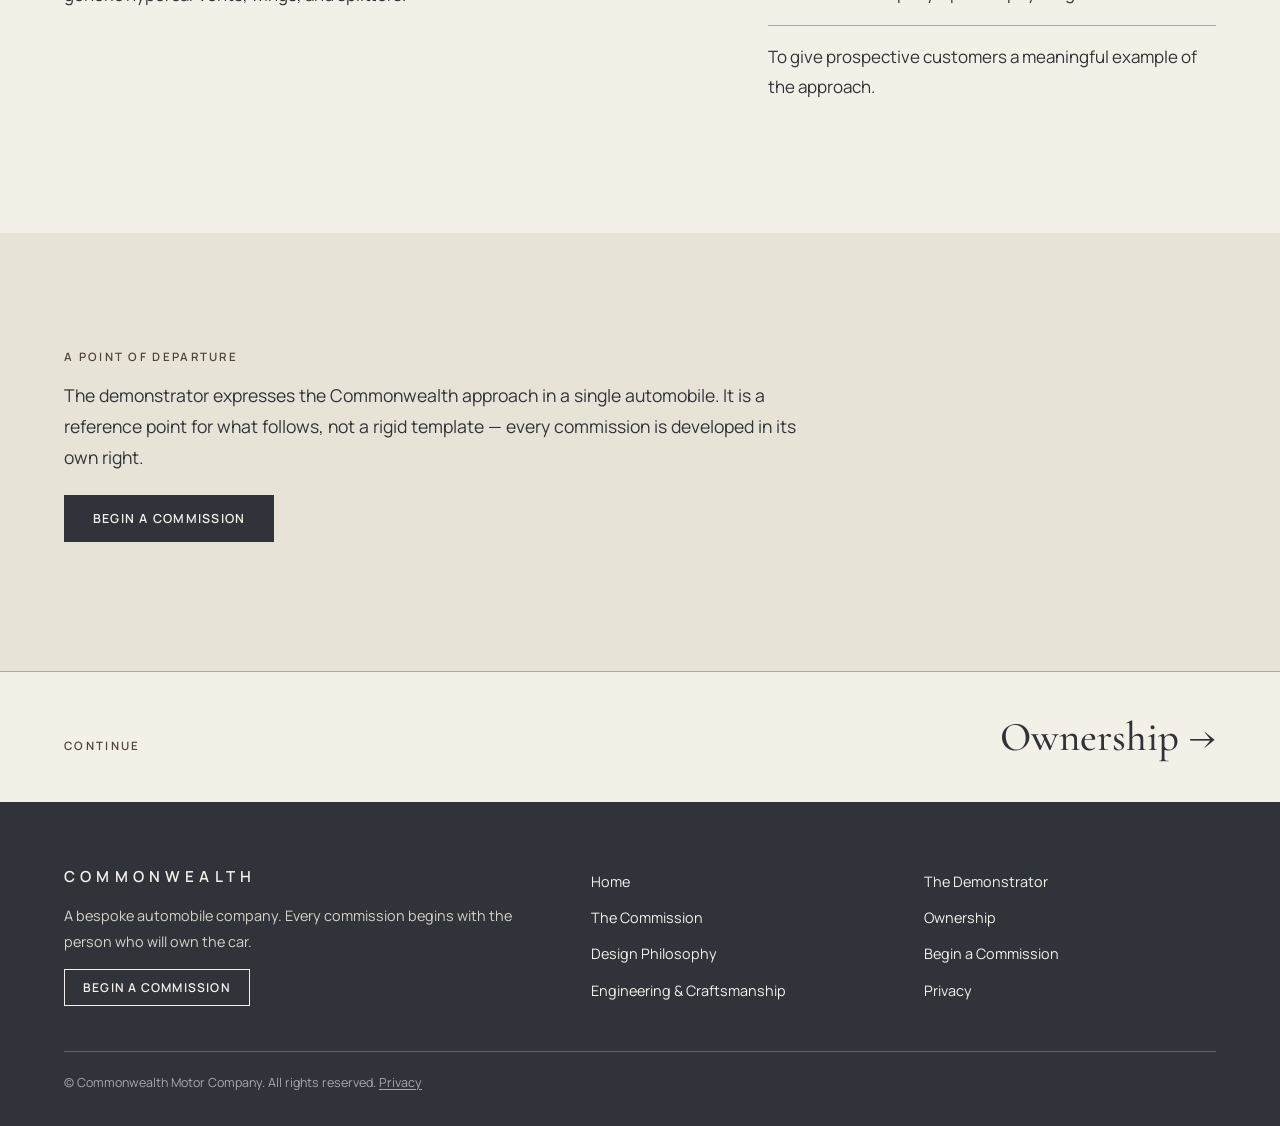
<file: demonstrator.html>
<!DOCTYPE html>
<html lang="en">
<head>
<meta charset="utf-8">
<meta name="viewport" content="width=device-width, initial-scale=1, viewport-fit=cover">
<meta name="description" content="The Commonwealth demonstrator — a company-led grand-touring design study, and a point of departure for the commissions that follow.">
<title>The Demonstrator — Commonwealth Motor Company</title>
<link rel="icon" href="assets/favicon.svg" type="image/svg+xml">
<link rel="preconnect" href="https://fonts.googleapis.com">
<link rel="preconnect" href="https://fonts.gstatic.com" crossorigin>
<link href="https://fonts.googleapis.com/css2?family=Cormorant+Garamond:wght@400;500&family=Manrope:wght@400;500;600&display=swap" rel="stylesheet">
<link rel="stylesheet" href="assets/css/site.css">
<noscript><style>
@media(max-width:1180px){
  .menu{display:none}
  .bar{flex-wrap:wrap}
  nav{display:block;position:static;border:0;padding:0;width:100%}
  nav ul{flex-direction:row;flex-wrap:wrap;gap:12px 20px}
  nav a{font-size:.78rem;padding:4px 0}
  .bar>.begin{display:inline-block}
}
</style></noscript>
</head>
<body>
<a class="skip" href="#main">Skip to content</a>

<header><div class="bar">
<a class="wm" href="index.html" aria-label="COMMONWEALTH, home">COMMONWEALTH</a>
<nav id="nav" aria-label="Primary"><ul>
<li><a href="commission.html">The Commission</a></li>
<li><a href="design-philosophy.html">Design</a></li>
<li><a href="engineering-craftsmanship.html">Engineering</a></li>
<li><a href="demonstrator.html" aria-current="page">Demonstrator</a></li>
<li><a href="ownership.html">Ownership</a></li>
</ul><a class="begin mbegin" href="begin-a-commission.html">Begin a Commission</a></nav>
<a class="begin" href="begin-a-commission.html">Begin a Commission</a>
<button class="menu" id="mb" aria-expanded="false" aria-controls="nav">Menu</button>
</div></header>

<main id="main" tabindex="-1">

<div class="dark"><div class="w t">
  <p class="eyebrow">The Demonstrator · Company-led design study</p>
  <h1>A grand tourer, as a point of departure.</h1>
  <!-- Image slot: replace this panel with a photograph -->
  <div class="ph" style="background:#25282d;margin-top:40px">
    <p class="pq">Front-mid-engine. Rear-wheel drive.<br>Composed proportions.</p>
  </div>
</div></div>

<div class="w split r">
  <div>
    <p class="eyebrow">Design direction</p>
    <h2>Composed, not aggressive.</h2>
    <p>A luxury GT: front-mid-engine architecture, rear-wheel drive, grand-touring proportions, distinctive contemporary detailing, and a sophisticated interior direction. Neither retro nor futuristic for its own sake, and free of generic hypercar vents, wings, and splitters.</p>
  </div>
  <div>
    <p class="eyebrow">Why begin here</p>
    <ul class="lst" style="margin-top:0">
      <li>To explore the relationship between design and engineering.</li>
      <li>To establish a coherent point of view.</li>
      <li>To make the company's philosophy tangible.</li>
      <li>To give prospective customers a meaningful example of the approach.</li>
    </ul>
  </div>
</div>

<div class="band"><div class="w">
  <p class="eyebrow">A point of departure</p>
  <p style="max-width:44em;font-size:1.1rem">The demonstrator expresses the Commonwealth approach in a single automobile. It is a reference point for what follows, not a rigid template — every commission is developed in its own right.</p>
  <a class="btn" href="begin-a-commission.html">Begin a Commission</a>
</div></div>

</main>

<a class="nx" href="ownership.html"><span>Continue</span><strong>Ownership &rarr;</strong></a>

<footer><div class="in">
<div>
  <a class="wm" href="index.html">COMMONWEALTH</a>
  <p>A bespoke automobile company. Every commission begins with the person who will own the car.</p>
  <a class="begin" style="border-color:var(--ivory)" href="begin-a-commission.html">Begin a Commission</a>
</div>
<ul aria-label="Pages">
  <li><a href="index.html">Home</a></li>
  <li><a href="commission.html">The Commission</a></li>
  <li><a href="design-philosophy.html">Design Philosophy</a></li>
  <li><a href="engineering-craftsmanship.html">Engineering &amp; Craftsmanship</a></li>
</ul>
<ul aria-label="More">
  <li><a href="demonstrator.html">The Demonstrator</a></li>
  <li><a href="ownership.html">Ownership</a></li>
  <li><a href="begin-a-commission.html">Begin a Commission</a></li>
  <li><a href="privacy.html">Privacy</a></li>
</ul>
</div><div class="fine">© Commonwealth Motor Company. All rights reserved. <a href="privacy.html">Privacy</a></div></footer>

<script src="assets/js/site.js" defer></script>
</body>
</html>
</file>
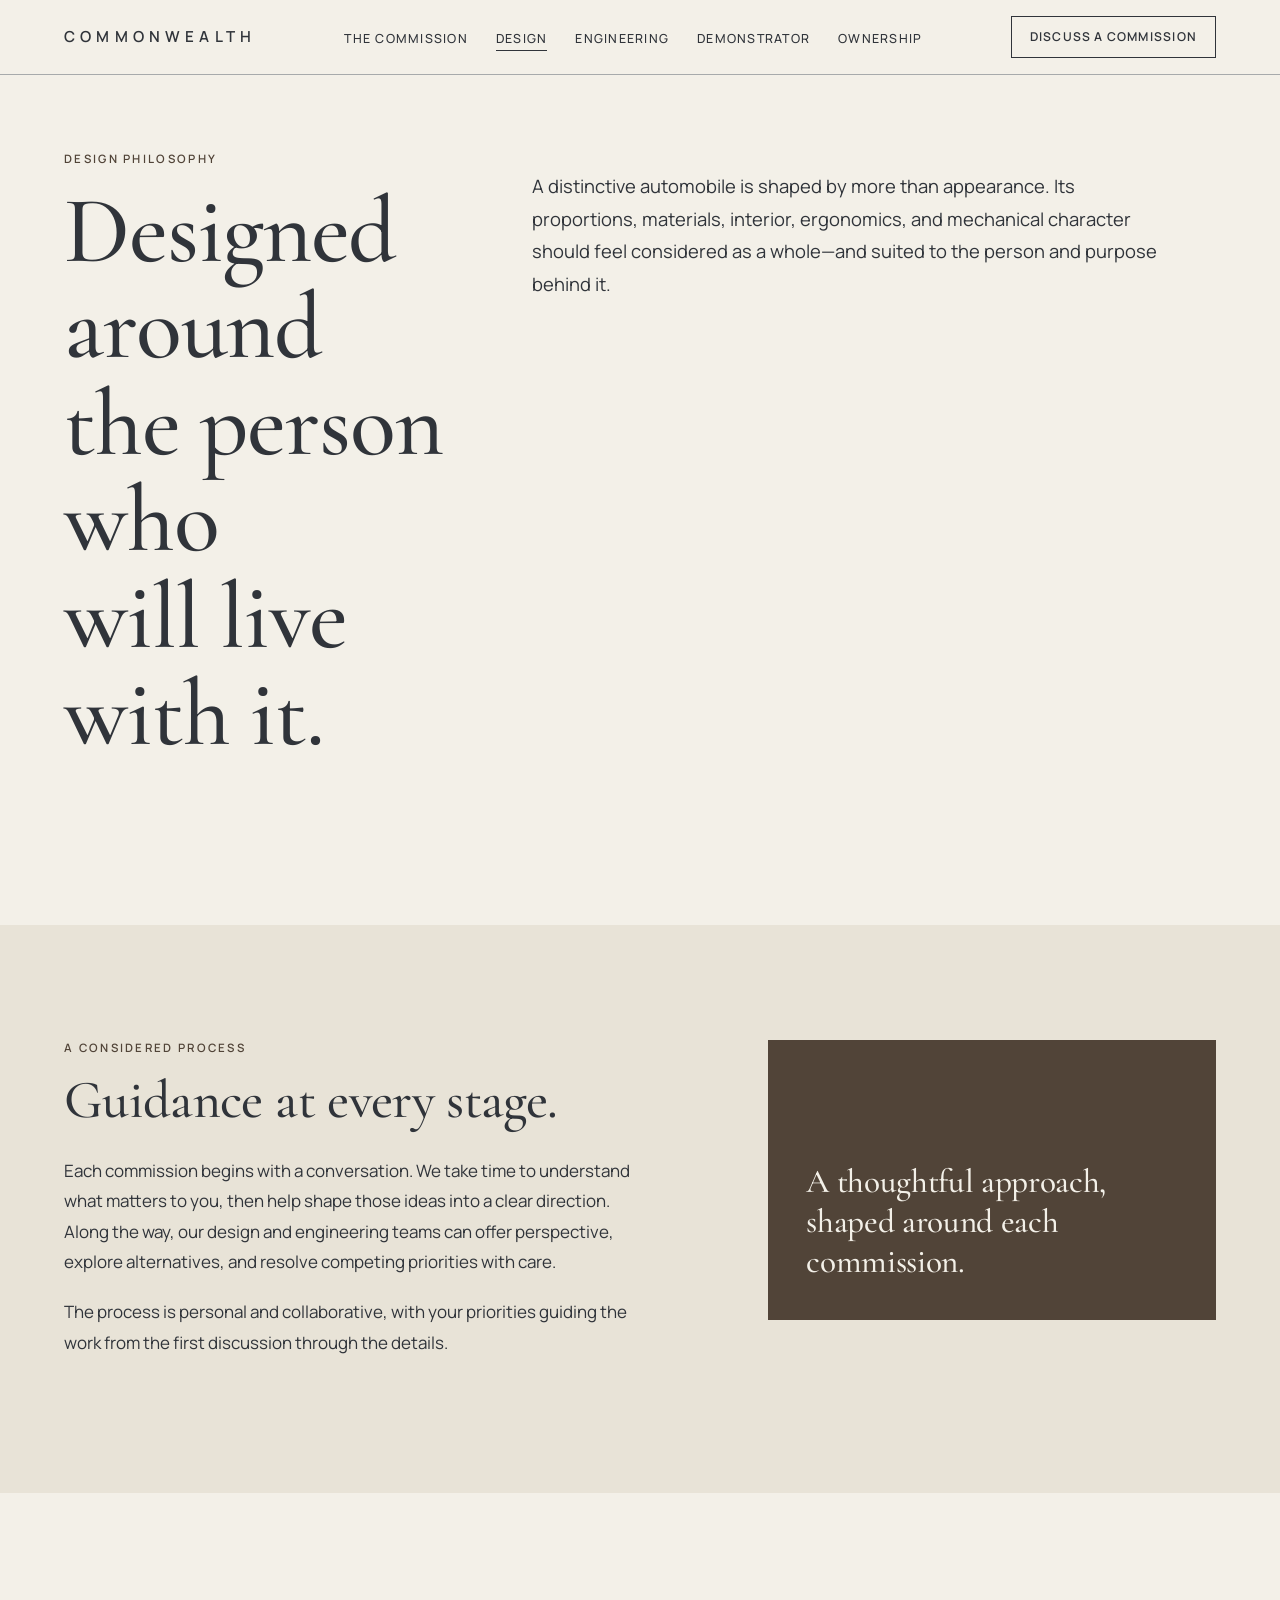
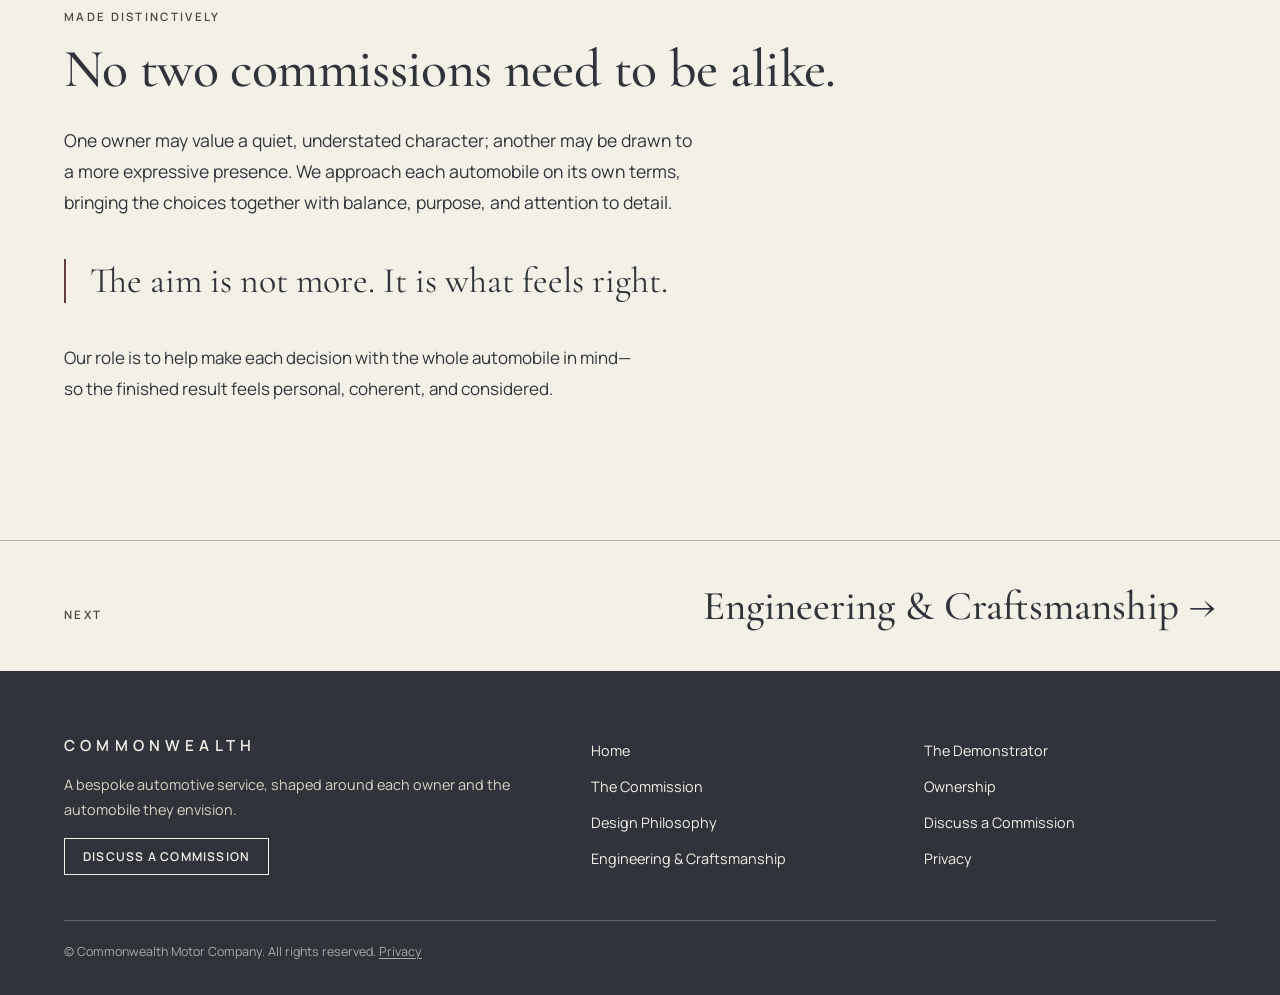
<file: design-philosophy.html>
<!DOCTYPE html>
<html lang="en">
<head>
<meta charset="utf-8">
<meta name="viewport" content="width=device-width, initial-scale=1, viewport-fit=cover">
<meta name="description" content="A considered approach to bespoke automotive design, shaped around each owner, each automobile, and its intended use.">
<title>Design Philosophy — Commonwealth Motor Company</title>
<link rel="icon" href="assets/favicon.svg" type="image/svg+xml">
<link rel="preconnect" href="https://fonts.googleapis.com">
<link rel="preconnect" href="https://fonts.gstatic.com" crossorigin>
<link href="https://fonts.googleapis.com/css2?family=Cormorant+Garamond:wght@400;500&family=Manrope:wght@400;500;600&display=swap" rel="stylesheet">
<link rel="stylesheet" href="assets/css/site.css">
<noscript><style>
@media(max-width:1180px){
  .menu{display:none}
  .bar{flex-wrap:wrap}
  nav{display:block;position:static;border:0;padding:0;width:100%}
  nav ul{flex-direction:row;flex-wrap:wrap;gap:12px 20px}
  nav a{font-size:.78rem;padding:4px 0}
  .bar>.begin{display:inline-block}
}
</style></noscript>
</head>
<body>
<a class="skip" href="#main">Skip to content</a>

<header><div class="bar">
<a class="wm" href="index.html" aria-label="COMMONWEALTH, home">COMMONWEALTH</a>
<nav id="nav" aria-label="Primary"><ul>
<li><a href="commission.html">The Commission</a></li>
<li><a href="design-philosophy.html" aria-current="page">Design</a></li>
<li><a href="engineering-craftsmanship.html">Engineering</a></li>
<li><a href="demonstrator.html">Demonstrator</a></li>
<li><a href="ownership.html">Ownership</a></li>
</ul><a class="begin mbegin" href="begin-a-commission.html">Discuss a Commission</a></nav>
<a class="begin" href="begin-a-commission.html">Discuss a Commission</a>
<button class="menu" id="mb" aria-expanded="false" aria-controls="nav">Menu</button>
</div></header>

<main id="main" tabindex="-1">

<div class="w t split">
  <div>
    <p class="eyebrow">Design Philosophy</p>
    <h1>Designed around the person who will live with it.</h1>
  </div>
  <div style="font-size:1.15rem;padding-top:1em">
    <p>A distinctive automobile is shaped by more than appearance. Its proportions, materials, interior, ergonomics, and mechanical character should feel considered as a whole—and suited to the person and purpose behind it.</p>
  </div>
</div>

<div class="band"><div class="w split r">
  <div>
    <p class="eyebrow">A considered process</p>
    <h2>Guidance at every stage.</h2>
    <p>Each commission begins with a conversation. We take time to understand what matters to you, then help shape those ideas into a clear direction. Along the way, our design and engineering teams can offer perspective, explore alternatives, and resolve competing priorities with care.</p>
    <p>The process is personal and collaborative, with your priorities guiding the work from the first discussion through the details.</p>
  </div>
  <!-- Image slot: replace this panel with a photograph -->
  <div class="ph b">
    <p class="pq">A thoughtful approach, shaped around each commission.</p>
  </div>
</div></div>

<div class="w">
  <p class="eyebrow">Made distinctively</p>
  <h2 style="max-width:16em">No two commissions need to be alike.</h2>
  <p style="font-size:1.1rem">One owner may value a quiet, understated character; another may be drawn to a more expressive presence. We approach each automobile on its own terms, bringing the choices together with balance, purpose, and attention to detail.</p>
  <div class="quote">The aim is not more. It is what feels right.</div>
  <p>Our role is to help make each decision with the whole automobile in mind—so the finished result feels personal, coherent, and considered.</p>
</div>

</main>

<a class="nx" href="engineering-craftsmanship.html"><span>Next</span><strong>Engineering &amp; Craftsmanship &rarr;</strong></a>

<footer><div class="in">
<div>
  <a class="wm" href="index.html">COMMONWEALTH</a>
  <p>A bespoke automotive service, shaped around each owner and the automobile they envision.</p>
  <a class="begin" style="border-color:var(--ivory)" href="begin-a-commission.html">Discuss a Commission</a>
</div>
<ul aria-label="Pages">
  <li><a href="index.html">Home</a></li>
  <li><a href="commission.html">The Commission</a></li>
  <li><a href="design-philosophy.html">Design Philosophy</a></li>
  <li><a href="engineering-craftsmanship.html">Engineering &amp; Craftsmanship</a></li>
</ul>
<ul aria-label="More">
  <li><a href="demonstrator.html">The Demonstrator</a></li>
  <li><a href="ownership.html">Ownership</a></li>
  <li><a href="begin-a-commission.html">Discuss a Commission</a></li>
  <li><a href="privacy.html">Privacy</a></li>
</ul>
</div><div class="fine">© Commonwealth Motor Company. All rights reserved. <a href="privacy.html">Privacy</a></div></footer>

<script src="assets/js/site.js" defer></script>
</body>
</html>
</file>
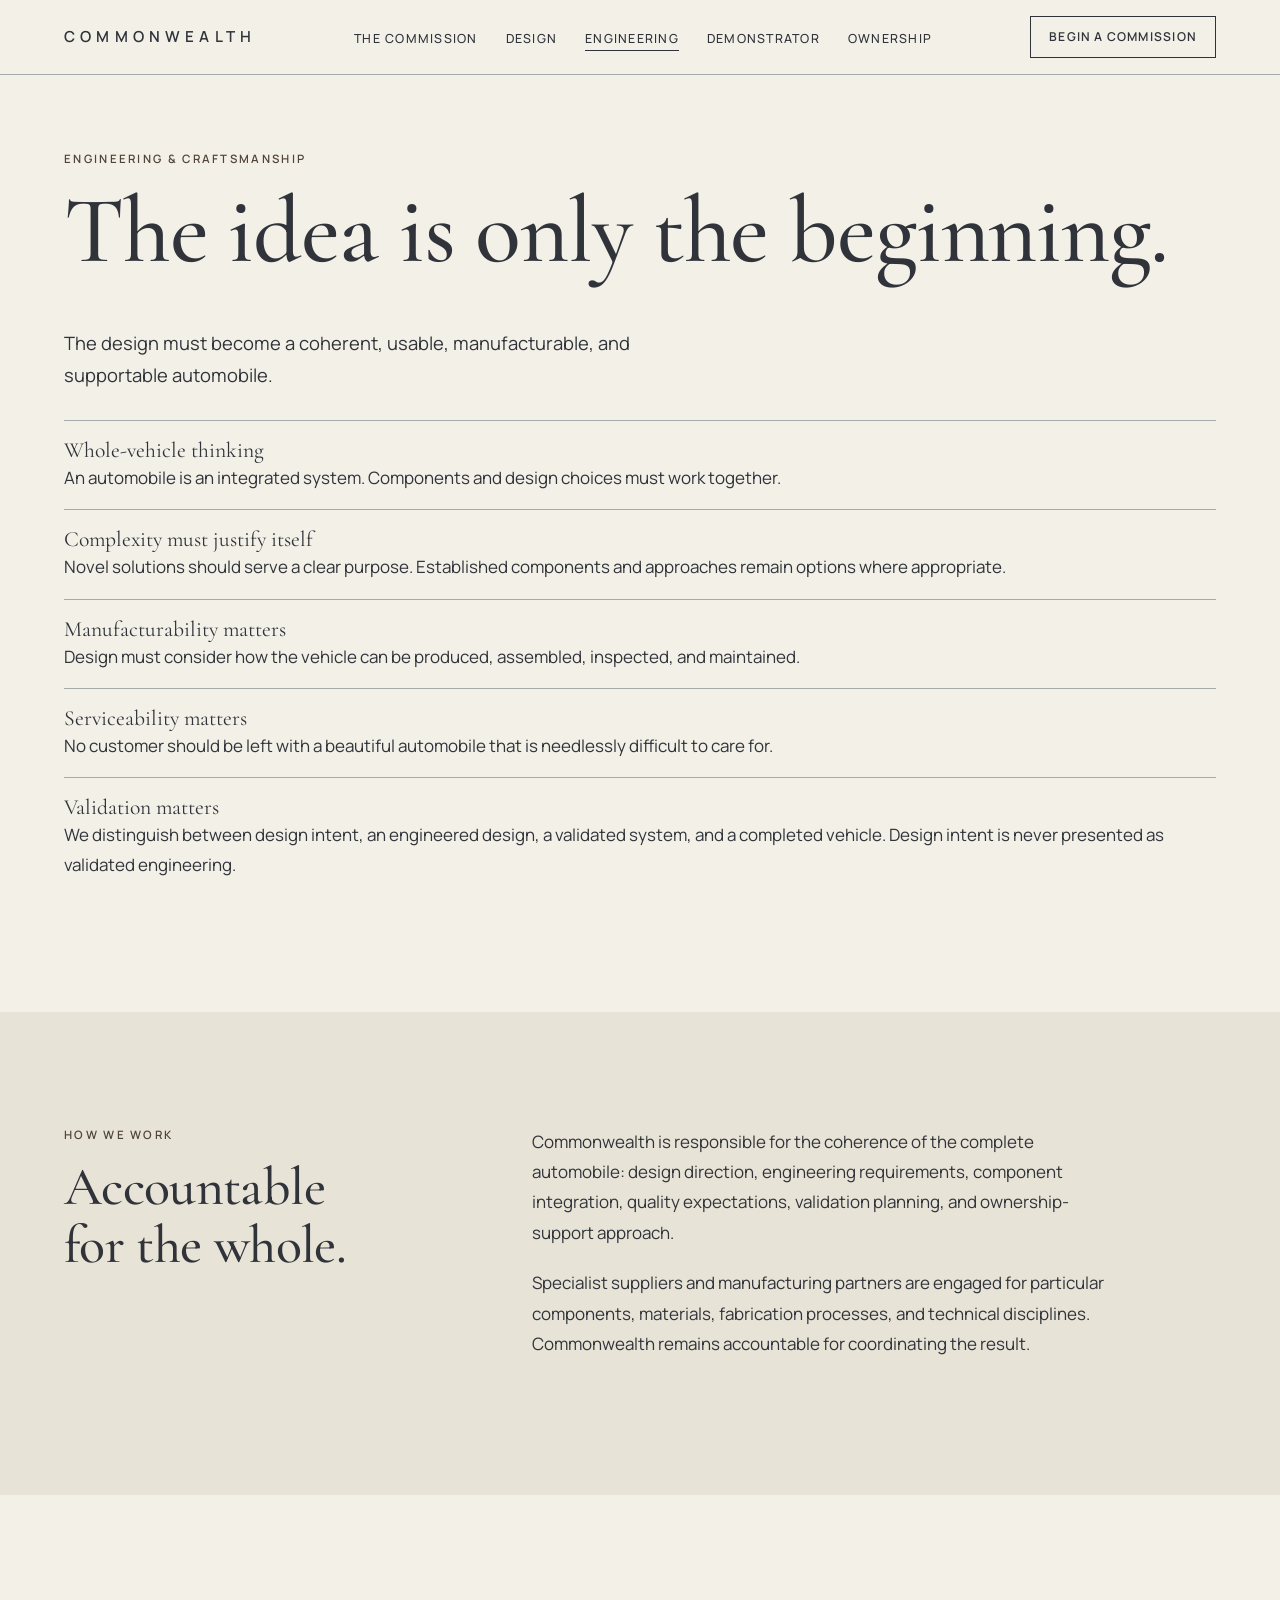
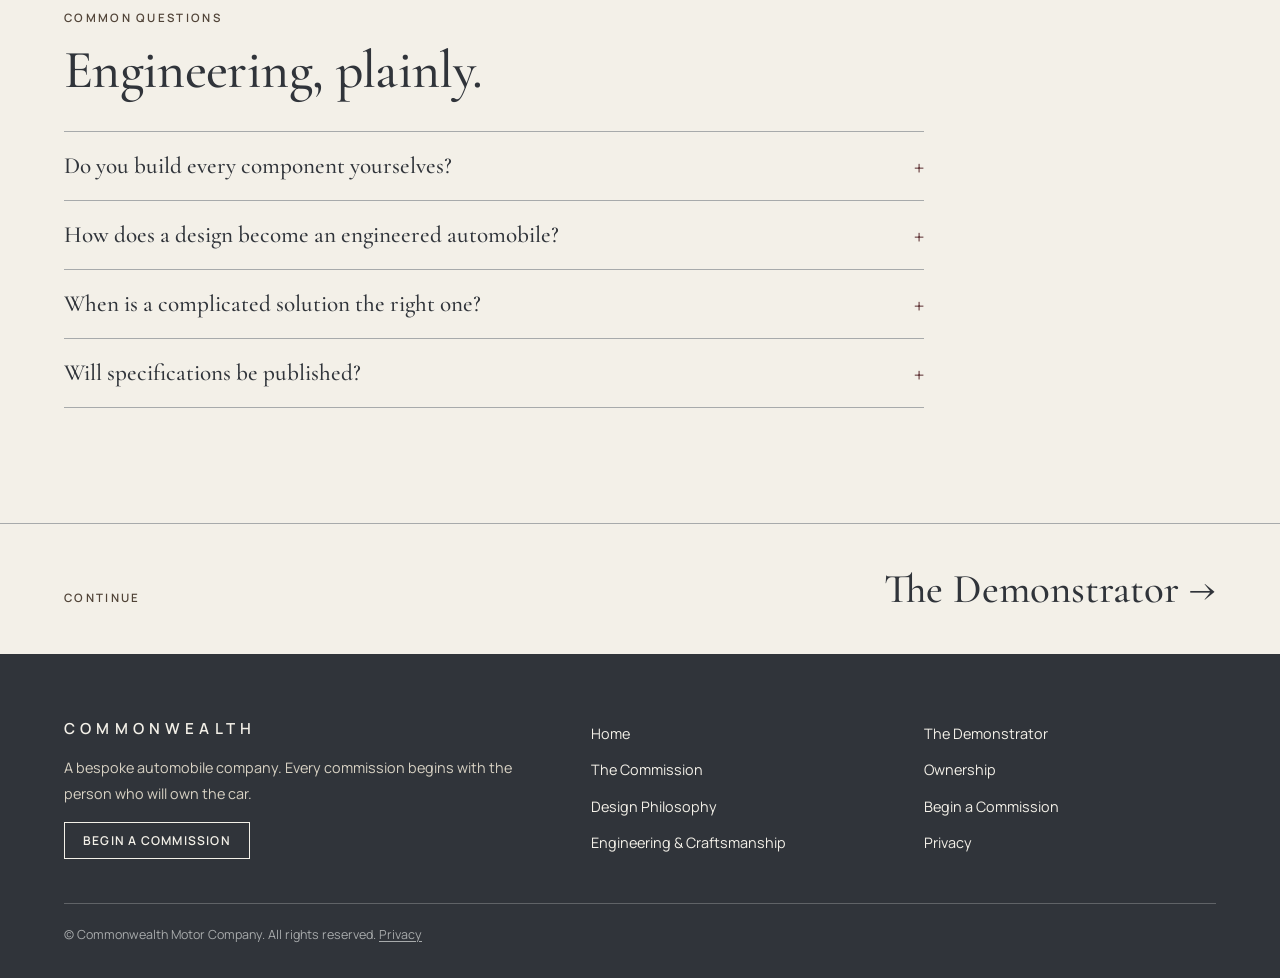
<file: engineering-craftsmanship.html>
<!DOCTYPE html>
<html lang="en">
<head>
<meta charset="utf-8">
<meta name="viewport" content="width=device-width, initial-scale=1, viewport-fit=cover">
<meta name="description" content="Engineering and craftsmanship at Commonwealth — whole-vehicle thinking, complexity that justifies itself, manufacturability, serviceability, and validation.">
<title>Engineering &amp; Craftsmanship — Commonwealth Motor Company</title>
<link rel="icon" href="assets/favicon.svg" type="image/svg+xml">
<link rel="preconnect" href="https://fonts.googleapis.com">
<link rel="preconnect" href="https://fonts.gstatic.com" crossorigin>
<link href="https://fonts.googleapis.com/css2?family=Cormorant+Garamond:wght@400;500&family=Manrope:wght@400;500;600&display=swap" rel="stylesheet">
<link rel="stylesheet" href="assets/css/site.css">
<noscript><style>
@media(max-width:1180px){
  .menu{display:none}
  .bar{flex-wrap:wrap}
  nav{display:block;position:static;border:0;padding:0;width:100%}
  nav ul{flex-direction:row;flex-wrap:wrap;gap:12px 20px}
  nav a{font-size:.78rem;padding:4px 0}
  .bar>.begin{display:inline-block}
}
</style></noscript>
</head>
<body>
<a class="skip" href="#main">Skip to content</a>

<header><div class="bar">
<a class="wm" href="index.html" aria-label="COMMONWEALTH, home">COMMONWEALTH</a>
<nav id="nav" aria-label="Primary"><ul>
<li><a href="commission.html">The Commission</a></li>
<li><a href="design-philosophy.html">Design</a></li>
<li><a href="engineering-craftsmanship.html" aria-current="page">Engineering</a></li>
<li><a href="demonstrator.html">Demonstrator</a></li>
<li><a href="ownership.html">Ownership</a></li>
</ul><a class="begin mbegin" href="begin-a-commission.html">Begin a Commission</a></nav>
<a class="begin" href="begin-a-commission.html">Begin a Commission</a>
<button class="menu" id="mb" aria-expanded="false" aria-controls="nav">Menu</button>
</div></header>

<main id="main" tabindex="-1">

<div class="w t">
  <p class="eyebrow">Engineering &amp; Craftsmanship</p>
  <h1>The idea is only the beginning.</h1>
  <p style="font-size:1.15rem">The design must become a coherent, usable, manufacturable, and supportable automobile.</p>
  <ul class="lst">
    <li><strong>Whole-vehicle thinking</strong>An automobile is an integrated system. Components and design choices must work together.</li>
    <li><strong>Complexity must justify itself</strong>Novel solutions should serve a clear purpose. Established components and approaches remain options where appropriate.</li>
    <li><strong>Manufacturability matters</strong>Design must consider how the vehicle can be produced, assembled, inspected, and maintained.</li>
    <li><strong>Serviceability matters</strong>No customer should be left with a beautiful automobile that is needlessly difficult to care for.</li>
    <li><strong>Validation matters</strong>We distinguish between design intent, an engineered design, a validated system, and a completed vehicle. Design intent is never presented as validated engineering.</li>
  </ul>
</div>

<div class="band"><div class="w split">
  <div><p class="eyebrow">How we work</p><h2>Accountable for the whole.</h2></div>
  <div>
    <p>Commonwealth is responsible for the coherence of the complete automobile: design direction, engineering requirements, component integration, quality expectations, validation planning, and ownership-support approach.</p>
    <p>Specialist suppliers and manufacturing partners are engaged for particular components, materials, fabrication processes, and technical disciplines. Commonwealth remains accountable for coordinating the result.</p>
  </div>
</div></div>

<div class="w">
  <p class="eyebrow">Common questions</p>
  <h2>Engineering, plainly.</h2>
  <div class="faq">
    <details><summary>Do you build every component yourselves?</summary><p>Not necessarily. Specialist suppliers and manufacturing partners are engaged for particular components, materials, and processes. Commonwealth remains accountable for coordinating the result.</p></details>
    <details><summary>How does a design become an engineered automobile?</summary><p>Through stages: design intent, an engineered design, a validated system, and a completed vehicle. We keep those distinctions clear, and design intent is never presented as validated engineering.</p></details>
    <details><summary>When is a complicated solution the right one?</summary><p>When it serves a clear purpose. Established components and approaches remain options where they serve the vision well. Originality should earn its complexity.</p></details>
    <details><summary>Will specifications be published?</summary><p>The demonstrator sets a point of departure and is not a rigid template. Detailed specifications are developed with each client as their commission takes shape.</p></details>
  </div>
</div>

</main>

<a class="nx" href="demonstrator.html"><span>Continue</span><strong>The Demonstrator &rarr;</strong></a>

<footer><div class="in">
<div>
  <a class="wm" href="index.html">COMMONWEALTH</a>
  <p>A bespoke automobile company. Every commission begins with the person who will own the car.</p>
  <a class="begin" style="border-color:var(--ivory)" href="begin-a-commission.html">Begin a Commission</a>
</div>
<ul aria-label="Pages">
  <li><a href="index.html">Home</a></li>
  <li><a href="commission.html">The Commission</a></li>
  <li><a href="design-philosophy.html">Design Philosophy</a></li>
  <li><a href="engineering-craftsmanship.html">Engineering &amp; Craftsmanship</a></li>
</ul>
<ul aria-label="More">
  <li><a href="demonstrator.html">The Demonstrator</a></li>
  <li><a href="ownership.html">Ownership</a></li>
  <li><a href="begin-a-commission.html">Begin a Commission</a></li>
  <li><a href="privacy.html">Privacy</a></li>
</ul>
</div><div class="fine">© Commonwealth Motor Company. All rights reserved. <a href="privacy.html">Privacy</a></div></footer>

<script src="assets/js/site.js" defer></script>
</body>
</html>
</file>
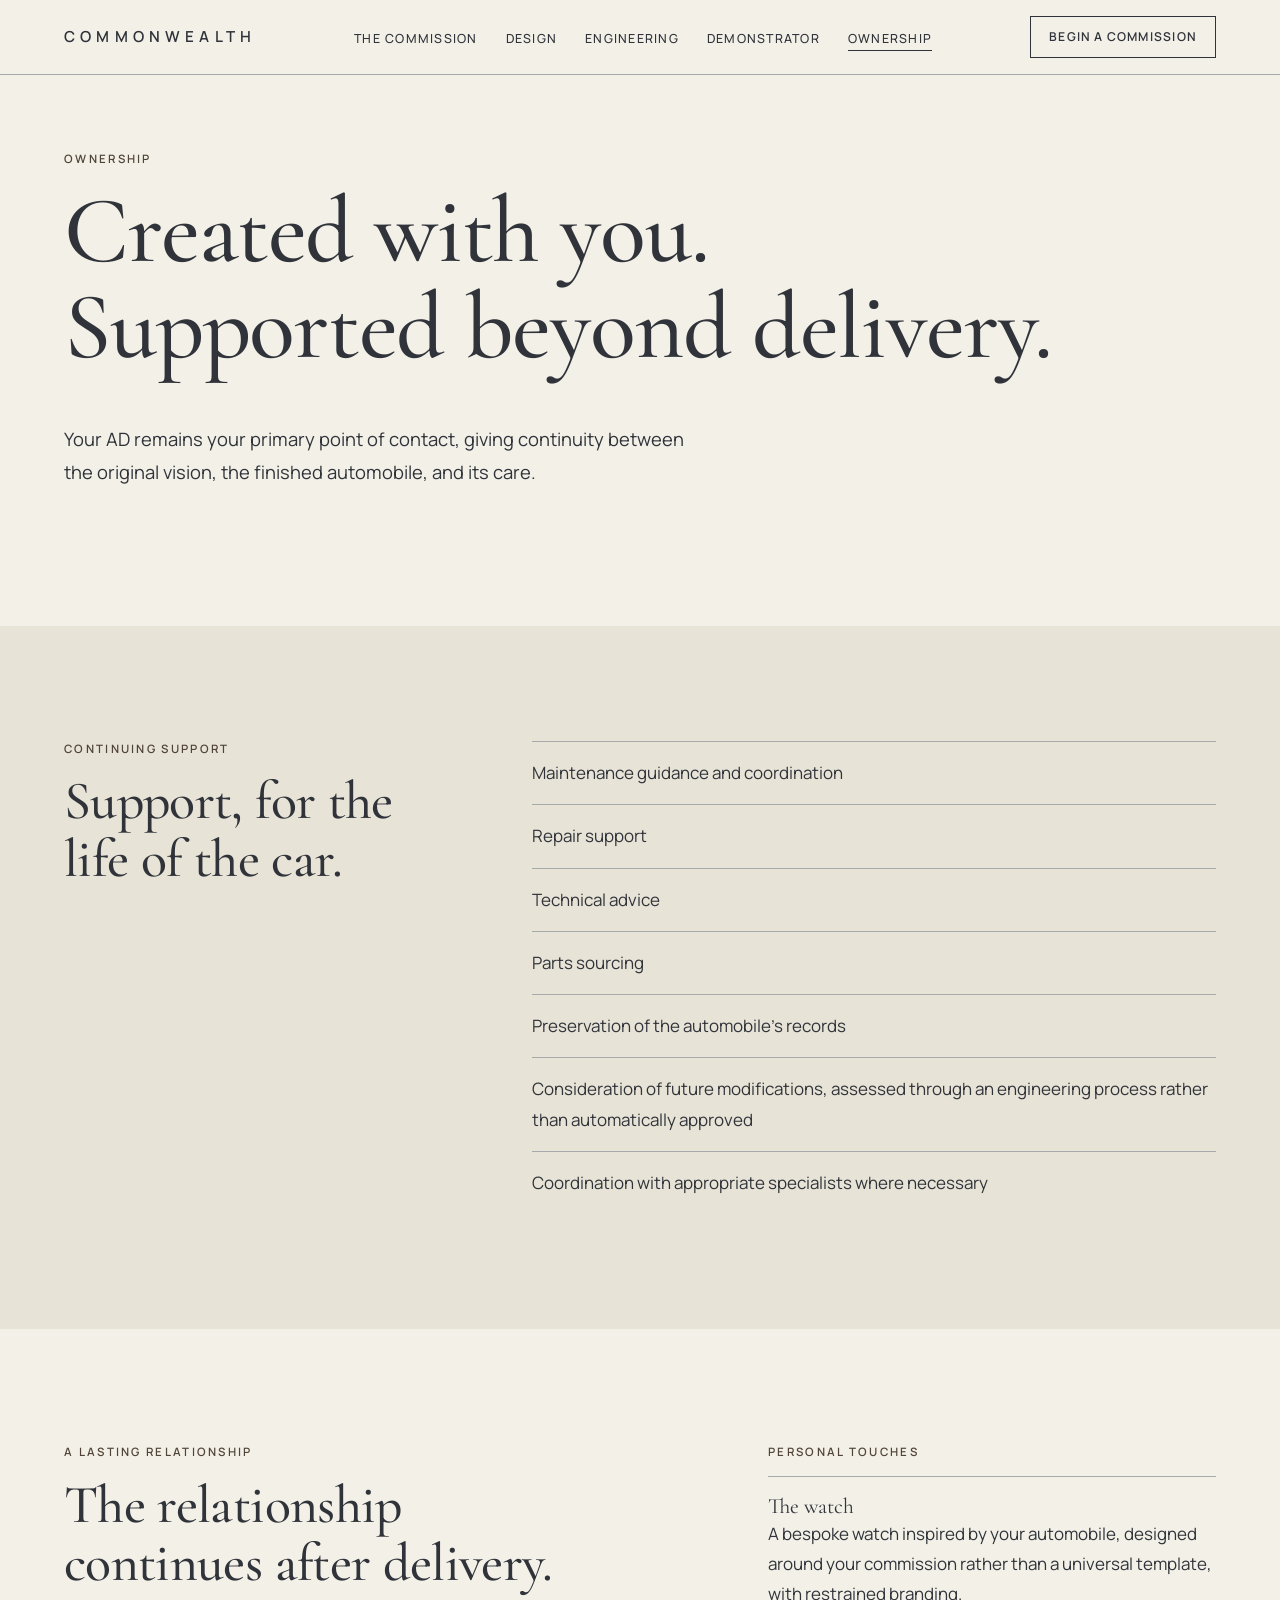
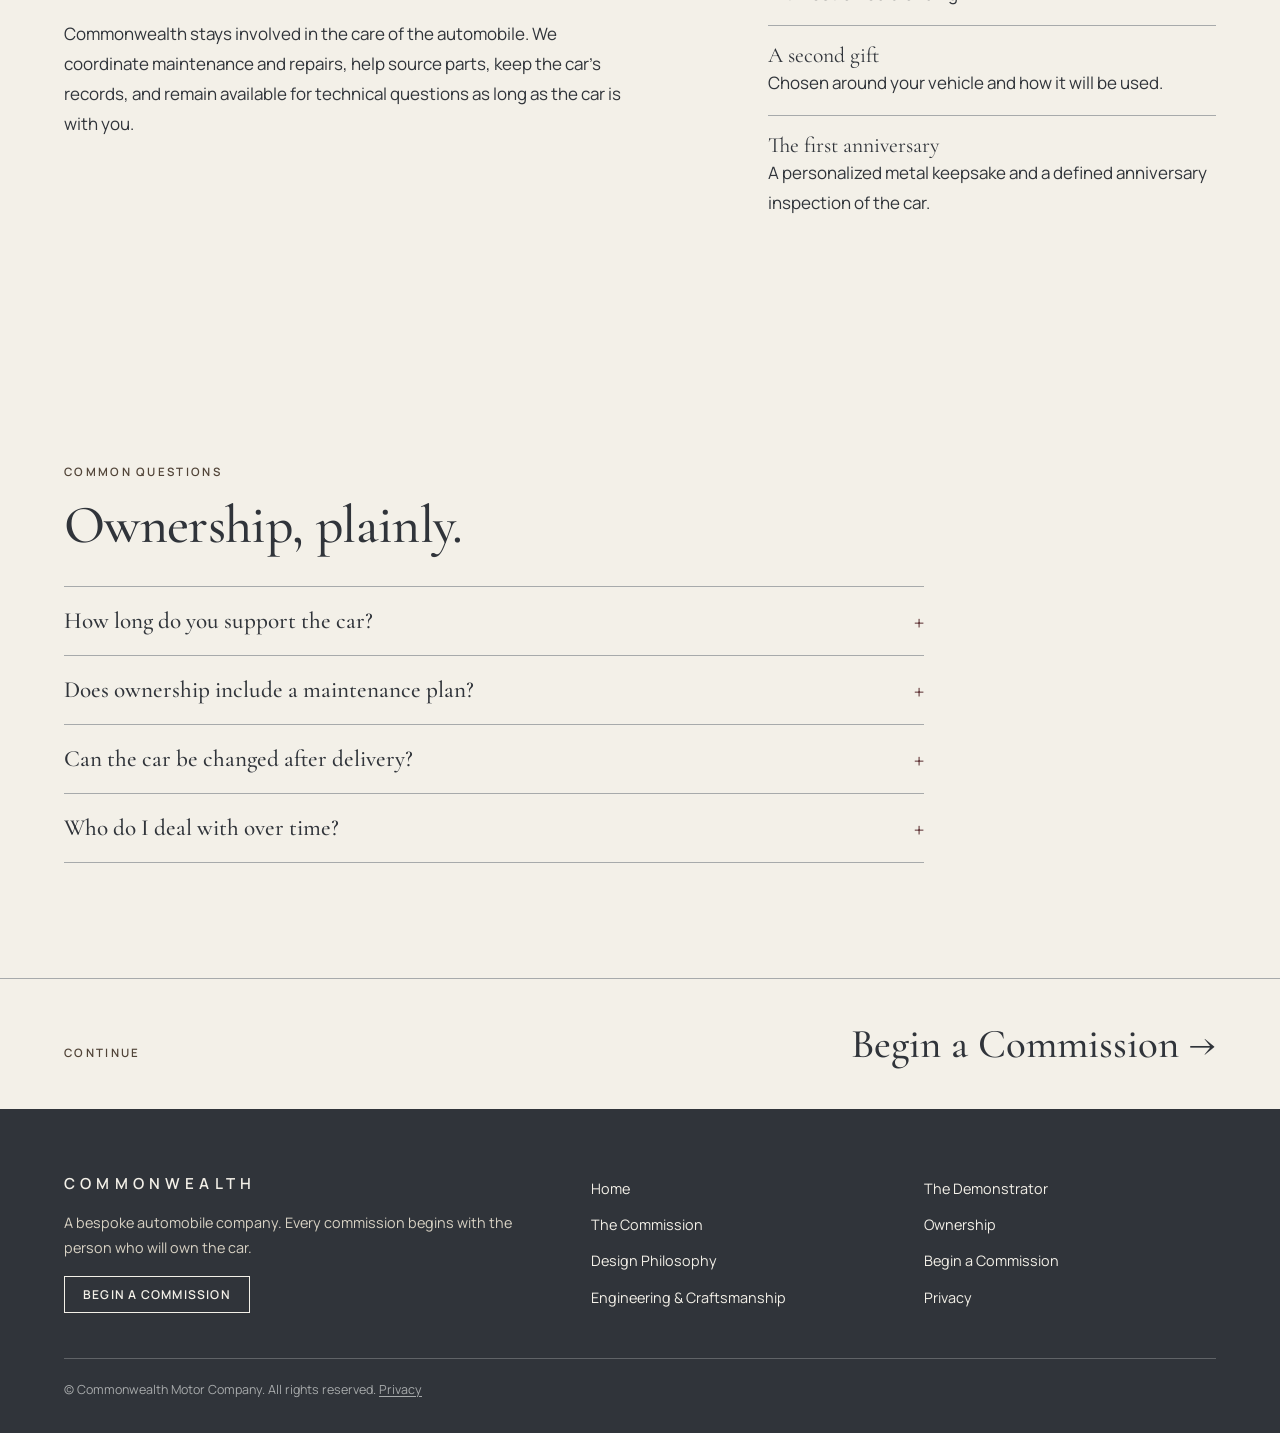
<file: ownership.html>
<!DOCTYPE html>
<html lang="en">
<head>
<meta charset="utf-8">
<meta name="viewport" content="width=device-width, initial-scale=1, viewport-fit=cover">
<meta name="description" content="Commonwealth ownership — continuing support beyond delivery and the personal touches that accompany each automobile.">
<title>Ownership — Commonwealth Motor Company</title>
<link rel="icon" href="assets/favicon.svg" type="image/svg+xml">
<link rel="preconnect" href="https://fonts.googleapis.com">
<link rel="preconnect" href="https://fonts.gstatic.com" crossorigin>
<link href="https://fonts.googleapis.com/css2?family=Cormorant+Garamond:wght@400;500&family=Manrope:wght@400;500;600&display=swap" rel="stylesheet">
<link rel="stylesheet" href="assets/css/site.css">
<noscript><style>
@media(max-width:1180px){
  .menu{display:none}
  .bar{flex-wrap:wrap}
  nav{display:block;position:static;border:0;padding:0;width:100%}
  nav ul{flex-direction:row;flex-wrap:wrap;gap:12px 20px}
  nav a{font-size:.78rem;padding:4px 0}
  .bar>.begin{display:inline-block}
}
</style></noscript>
</head>
<body>
<a class="skip" href="#main">Skip to content</a>

<header><div class="bar">
<a class="wm" href="index.html" aria-label="COMMONWEALTH, home">COMMONWEALTH</a>
<nav id="nav" aria-label="Primary"><ul>
<li><a href="commission.html">The Commission</a></li>
<li><a href="design-philosophy.html">Design</a></li>
<li><a href="engineering-craftsmanship.html">Engineering</a></li>
<li><a href="demonstrator.html">Demonstrator</a></li>
<li><a href="ownership.html" aria-current="page">Ownership</a></li>
</ul><a class="begin mbegin" href="begin-a-commission.html">Begin a Commission</a></nav>
<a class="begin" href="begin-a-commission.html">Begin a Commission</a>
<button class="menu" id="mb" aria-expanded="false" aria-controls="nav">Menu</button>
</div></header>

<main id="main" tabindex="-1">

<div class="w t">
  <p class="eyebrow">Ownership</p>
  <h1>Created with you. Supported beyond delivery.</h1>
  <p style="font-size:1.15rem">Your AD remains your primary point of contact, giving continuity between the original vision, the finished automobile, and its care.</p>
</div>

<div class="band"><div class="w split">
  <div><p class="eyebrow">Continuing support</p><h2>Support, for the life of the car.</h2></div>
  <ul class="lst" style="margin:0">
    <li>Maintenance guidance and coordination</li>
    <li>Repair support</li>
    <li>Technical advice</li>
    <li>Parts sourcing</li>
    <li>Preservation of the automobile's records</li>
    <li>Consideration of future modifications, assessed through an engineering process rather than automatically approved</li>
    <li>Coordination with appropriate specialists where necessary</li>
  </ul>
</div></div>

<div class="w split r">
  <div>
    <p class="eyebrow">A lasting relationship</p>
    <h2>The relationship continues after delivery.</h2>
    <p>Commonwealth stays involved in the care of the automobile. We coordinate maintenance and repairs, help source parts, keep the car's records, and remain available for technical questions as long as the car is with you.</p>
  </div>
  <div>
    <p class="eyebrow">Personal touches</p>
    <ul class="lst" style="margin-top:0">
      <li><strong>The watch</strong>A bespoke watch inspired by your automobile, designed around your commission rather than a universal template, with restrained branding.</li>
      <li><strong>A second gift</strong>Chosen around your vehicle and how it will be used.</li>
      <li><strong>The first anniversary</strong>A personalized metal keepsake and a defined anniversary inspection of the car.</li>
    </ul>
  </div>
</div>

<div class="w">
  <p class="eyebrow">Common questions</p>
  <h2>Ownership, plainly.</h2>
  <div class="faq">
    <details><summary>How long do you support the car?</summary><p>Support is part of the relationship, not a separate tier. We remain available for guidance, repairs, parts, and records, and we stay involved in the car's care over time.</p></details>
    <details><summary>Does ownership include a maintenance plan?</summary><p>We coordinate maintenance and repairs rather than offering a fixed package, so care is arranged around your car and how you use it.</p></details>
    <details><summary>Can the car be changed after delivery?</summary><p>Future modifications are considered through an engineering process rather than automatically approved, so any change is assessed properly.</p></details>
    <details><summary>Who do I deal with over time?</summary><p>Your AD remains your primary point of contact, giving continuity between the original vision, the finished automobile, and its care.</p></details>
  </div>
</div>

</main>

<a class="nx" href="begin-a-commission.html"><span>Continue</span><strong>Begin a Commission &rarr;</strong></a>

<footer><div class="in">
<div>
  <a class="wm" href="index.html">COMMONWEALTH</a>
  <p>A bespoke automobile company. Every commission begins with the person who will own the car.</p>
  <a class="begin" style="border-color:var(--ivory)" href="begin-a-commission.html">Begin a Commission</a>
</div>
<ul aria-label="Pages">
  <li><a href="index.html">Home</a></li>
  <li><a href="commission.html">The Commission</a></li>
  <li><a href="design-philosophy.html">Design Philosophy</a></li>
  <li><a href="engineering-craftsmanship.html">Engineering &amp; Craftsmanship</a></li>
</ul>
<ul aria-label="More">
  <li><a href="demonstrator.html">The Demonstrator</a></li>
  <li><a href="ownership.html">Ownership</a></li>
  <li><a href="begin-a-commission.html">Begin a Commission</a></li>
  <li><a href="privacy.html">Privacy</a></li>
</ul>
</div><div class="fine">© Commonwealth Motor Company. All rights reserved. <a href="privacy.html">Privacy</a></div></footer>

<script src="assets/js/site.js" defer></script>
</body>
</html>
</file>
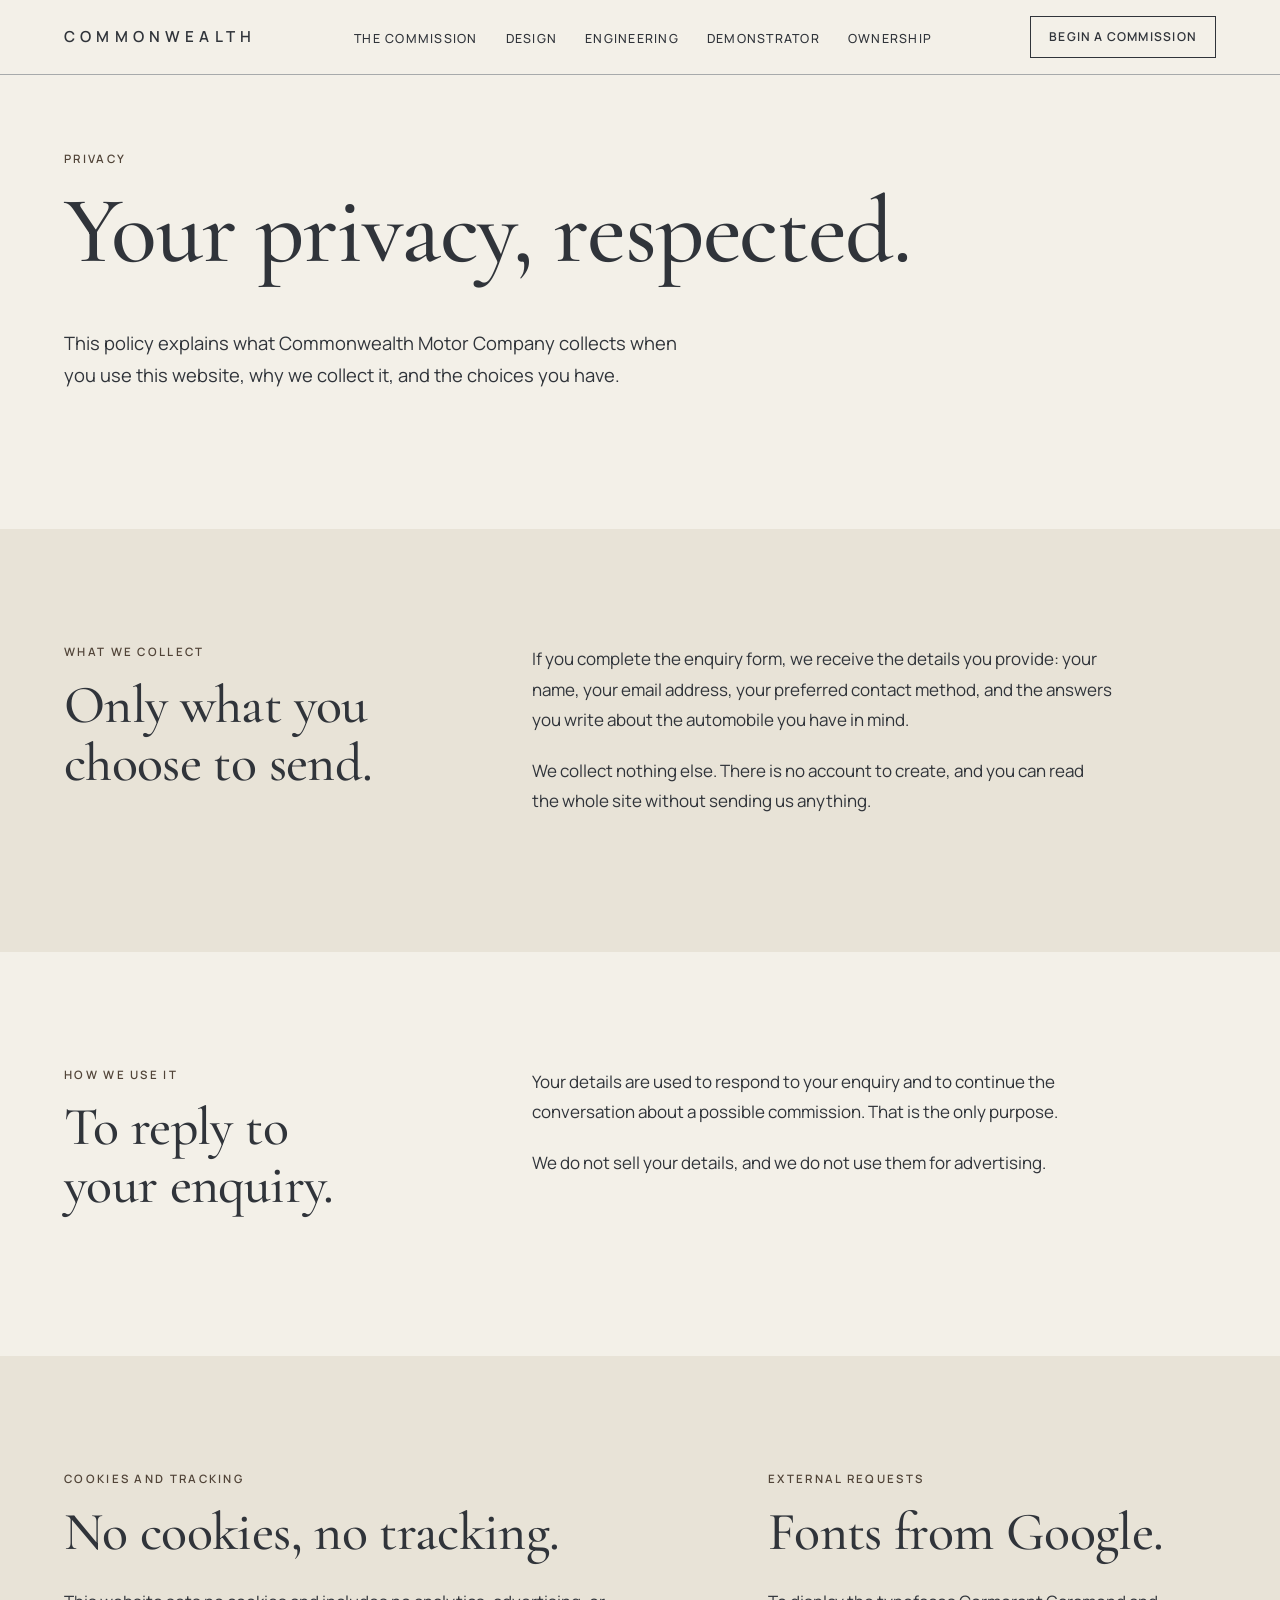
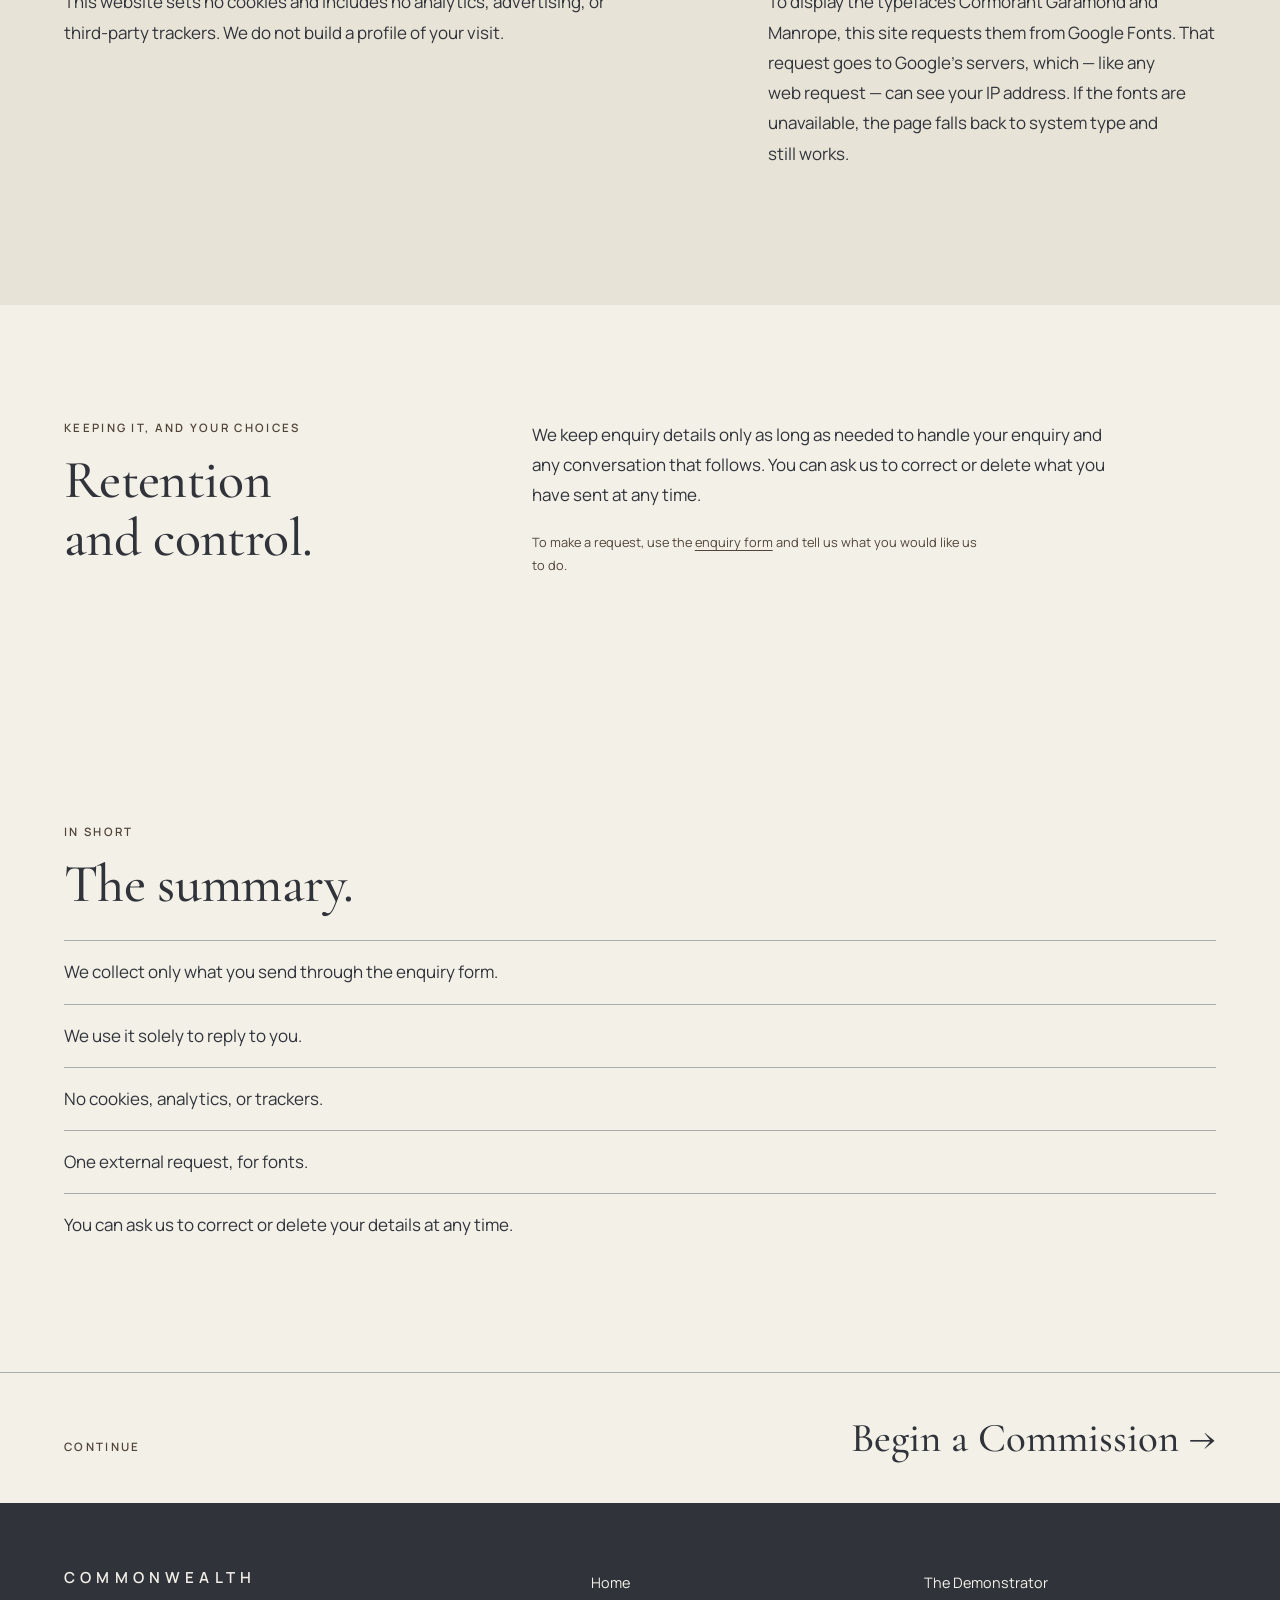
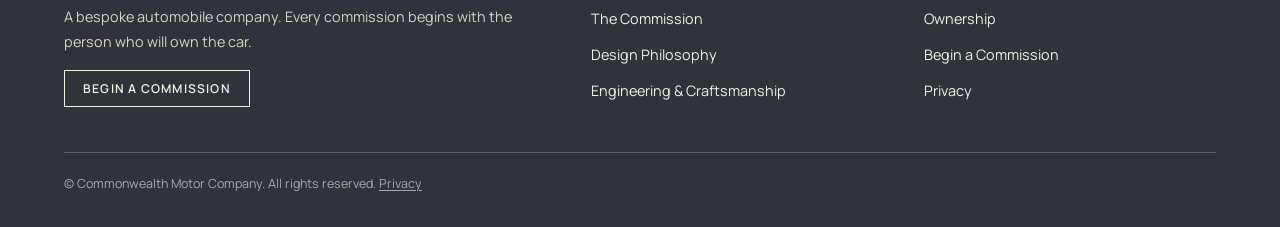
<file: privacy.html>
<!DOCTYPE html>
<html lang="en">
<head>
<meta charset="utf-8">
<meta name="viewport" content="width=device-width, initial-scale=1, viewport-fit=cover">
<meta name="description" content="Commonwealth Motor Company privacy policy — what we collect through the enquiry form, how we use it, and the choices you have.">
<title>Privacy Policy — Commonwealth Motor Company</title>
<link rel="icon" href="assets/favicon.svg" type="image/svg+xml">
<link rel="preconnect" href="https://fonts.googleapis.com">
<link rel="preconnect" href="https://fonts.gstatic.com" crossorigin>
<link href="https://fonts.googleapis.com/css2?family=Cormorant+Garamond:wght@400;500&family=Manrope:wght@400;500;600&display=swap" rel="stylesheet">
<link rel="stylesheet" href="assets/css/site.css">
<noscript><style>
@media(max-width:1180px){
  .menu{display:none}
  .bar{flex-wrap:wrap}
  nav{display:block;position:static;border:0;padding:0;width:100%}
  nav ul{flex-direction:row;flex-wrap:wrap;gap:12px 20px}
  nav a{font-size:.78rem;padding:4px 0}
  .bar>.begin{display:inline-block}
}
</style></noscript>
</head>
<body>
<a class="skip" href="#main">Skip to content</a>

<header><div class="bar">
<a class="wm" href="index.html" aria-label="COMMONWEALTH, home">COMMONWEALTH</a>
<nav id="nav" aria-label="Primary"><ul>
<li><a href="commission.html">The Commission</a></li>
<li><a href="design-philosophy.html">Design</a></li>
<li><a href="engineering-craftsmanship.html">Engineering</a></li>
<li><a href="demonstrator.html">Demonstrator</a></li>
<li><a href="ownership.html">Ownership</a></li>
</ul><a class="begin mbegin" href="begin-a-commission.html">Begin a Commission</a></nav>
<a class="begin" href="begin-a-commission.html">Begin a Commission</a>
<button class="menu" id="mb" aria-expanded="false" aria-controls="nav">Menu</button>
</div></header>

<main id="main" tabindex="-1">

<!-- Review this policy against your final data practices before launch. -->
<div class="w t">
  <p class="eyebrow">Privacy</p>
  <h1>Your privacy, respected.</h1>
  <p style="font-size:1.15rem">This policy explains what Commonwealth Motor Company collects when you use this website, why we collect it, and the choices you have.</p>
</div>

<div class="band"><div class="w split">
  <div><p class="eyebrow">What we collect</p><h2>Only what you choose to send.</h2></div>
  <div>
    <p>If you complete the enquiry form, we receive the details you provide: your name, your email address, your preferred contact method, and the answers you write about the automobile you have in mind.</p>
    <p>We collect nothing else. There is no account to create, and you can read the whole site without sending us anything.</p>
  </div>
</div></div>

<div class="w split">
  <div><p class="eyebrow">How we use it</p><h2>To reply to your enquiry.</h2></div>
  <div>
    <p>Your details are used to respond to your enquiry and to continue the conversation about a possible commission. That is the only purpose.</p>
    <p>We do not sell your details, and we do not use them for advertising.</p>
  </div>
</div>

<div class="band"><div class="w split r">
  <div>
    <p class="eyebrow">Cookies and tracking</p>
    <h2>No cookies, no tracking.</h2>
    <p>This website sets no cookies and includes no analytics, advertising, or third-party trackers. We do not build a profile of your visit.</p>
  </div>
  <div>
    <p class="eyebrow">External requests</p>
    <h2>Fonts from Google.</h2>
    <p>To display the typefaces Cormorant Garamond and Manrope, this site requests them from Google Fonts. That request goes to Google's servers, which — like any web request — can see your IP address. If the fonts are unavailable, the page falls back to system type and still works.</p>
  </div>
</div></div>

<div class="w split">
  <div><p class="eyebrow">Keeping it, and your choices</p><h2>Retention and control.</h2></div>
  <div>
    <p>We keep enquiry details only as long as needed to handle your enquiry and any conversation that follows. You can ask us to correct or delete what you have sent at any time.</p>
    <p class="note">To make a request, use the <a href="begin-a-commission.html">enquiry form</a> and tell us what you would like us to do.</p>
  </div>
</div>

<div class="w">
  <p class="eyebrow">In short</p>
  <h2>The summary.</h2>
  <ul class="lst" style="margin-top:0">
    <li>We collect only what you send through the enquiry form.</li>
    <li>We use it solely to reply to you.</li>
    <li>No cookies, analytics, or trackers.</li>
    <li>One external request, for fonts.</li>
    <li>You can ask us to correct or delete your details at any time.</li>
  </ul>
</div>

</main>

<a class="nx" href="begin-a-commission.html"><span>Continue</span><strong>Begin a Commission &rarr;</strong></a>

<footer><div class="in">
<div>
  <a class="wm" href="index.html">COMMONWEALTH</a>
  <p>A bespoke automobile company. Every commission begins with the person who will own the car.</p>
  <a class="begin" style="border-color:var(--ivory)" href="begin-a-commission.html">Begin a Commission</a>
</div>
<ul aria-label="Pages">
  <li><a href="index.html">Home</a></li>
  <li><a href="commission.html">The Commission</a></li>
  <li><a href="design-philosophy.html">Design Philosophy</a></li>
  <li><a href="engineering-craftsmanship.html">Engineering &amp; Craftsmanship</a></li>
</ul>
<ul aria-label="More">
  <li><a href="demonstrator.html">The Demonstrator</a></li>
  <li><a href="ownership.html">Ownership</a></li>
  <li><a href="begin-a-commission.html">Begin a Commission</a></li>
  <li><a href="privacy.html">Privacy</a></li>
</ul>
</div><div class="fine">© Commonwealth Motor Company. All rights reserved. <a href="privacy.html">Privacy</a></div></footer>

<script src="assets/js/site.js" defer></script>
</body>
</html>
</file>
<file: assets/css/site.css>
/* ==========================================================================
   Commonwealth Motor Company — website
   One stylesheet: tokens, base, layout, components, pages.

   Palette (official): ivory #F3F0E8 · bronze #514438 · graphite #30343A
                       silver #A7AAAB · oxblood #653B3D
   ========================================================================== */

/* --------------------------------------------------------------------------
   1. Tokens
   -------------------------------------------------------------------------- */
:root{
  --ivory:#F3F0E8;
  --bronze:#514438;
  --graphite:#30343A;
  --silver:#A7AAAB;
  --ox:#653B3D;

  --bg:#F3F0E8;
  --ink:#30343A;
  --soft:#514438;
  --rule:#A7AAAB;
  --panel:#E8E3D7;

  --serif:"Cormorant Garamond",Georgia,serif;
  --sans:Manrope,system-ui,sans-serif;

  --m:clamp(20px,5vw,80px);
  --ease:cubic-bezier(.2,.7,.2,1);
  --header-h:66px;

  color-scheme:light;
  box-sizing:border-box;
  padding-top:env(safe-area-inset-top,0px);
  padding-bottom:env(safe-area-inset-bottom,0px);
}

/* --------------------------------------------------------------------------
   2. Base
   -------------------------------------------------------------------------- */
html{scroll-padding-top:calc(var(--header-h,66px) + 92px + env(safe-area-inset-top,0px))}
*{box-sizing:border-box}

body{
  margin:0;
  background:var(--bg);
  color:var(--ink);
  font:400 clamp(17px,1.15vw,19px)/1.78 var(--sans);
  overflow-x:clip;
  -webkit-font-smoothing:antialiased;
  text-rendering:optimizeLegibility;
}

h1,h2,h3{
  font-family:var(--serif);
  font-weight:500;
  letter-spacing:-.012em;
  margin:0 0 .5em;
  text-wrap:balance;
  color:var(--ink);
}
h1{font-size:clamp(2.7rem,7.4vw,6rem);line-height:1.02}
h2{font-size:clamp(2.1rem,4.2vw,3.8rem);line-height:1.08}
h3{font-size:clamp(1.4rem,2.2vw,1.9rem);line-height:1.15}
p{margin:0 0 1.2em;max-width:58ch;text-wrap:pretty}
a{color:inherit}
:focus-visible{outline:2px solid var(--ox);outline-offset:3px}

.skip{position:absolute;left:-999px}
.skip:focus{left:8px;top:8px;background:var(--bg);padding:8px;z-index:20}

.eyebrow{
  font:600 .72rem var(--sans);
  letter-spacing:.2em;
  text-transform:uppercase;
  color:var(--soft);
  margin:0 0 1.4em;
}

/* Page enter motion */
main{animation:in .45s var(--ease)}
@keyframes in{from{opacity:0}}
@media(prefers-reduced-motion:reduce){*{animation:none!important;transition:none!important}}

/* --------------------------------------------------------------------------
   3. Header / navigation
   -------------------------------------------------------------------------- */
header{
  position:sticky;
  top:env(safe-area-inset-top,0px);
  z-index:10;
  background:var(--bg);
  border-bottom:1px solid var(--rule);
  transition:box-shadow .3s var(--ease);
}
.bar{
  display:flex;
  align-items:center;
  justify-content:space-between;
  gap:20px;
  padding:16px var(--m);
  max-width:1440px;
  margin:0 auto;
}
.wm{font:600 .95rem var(--sans);letter-spacing:.34em;text-decoration:none}
nav ul{display:flex;gap:28px;list-style:none;margin:0;padding:0}
nav a,.cta-s{
  font-size:.78rem;
  letter-spacing:.1em;
  text-transform:uppercase;
  text-decoration:none;
  font-weight:500;
  background:linear-gradient(currentColor,currentColor) 0 100%/0 1px no-repeat;
  padding:4px 0;
  transition:background-size .3s var(--ease);
}
nav a:hover,nav a[aria-current]{background-size:100% 1px}

.begin{
  border:1px solid var(--ink);
  padding:9px 18px;
  font-size:.76rem;
  letter-spacing:.1em;
  text-transform:uppercase;
  text-decoration:none;
  font-weight:600;
  transition:background .25s,color .25s;
}
.begin:hover,.begin[aria-current]{background:var(--ink);color:var(--bg)}

.menu{
  display:none;
  background:none;
  border:1px solid var(--ink);
  color:var(--ink);
  padding:9px 16px;
  font:600 .8rem var(--sans);
  letter-spacing:.1em;
  text-transform:uppercase;
  cursor:pointer;
}
@media(max-width:1180px){
  .menu{display:block}
  nav{
    display:none;
    position:absolute;
    left:0;
    right:0;
    top:100%;
    background:var(--bg);
    border-bottom:1px solid var(--rule);
    padding:12px var(--m) 28px;
  }
  nav.open{display:block}
  nav ul{flex-direction:column;gap:4px}
  nav a{display:inline-block;font-size:1rem;padding:10px 0}
  .bar>.begin{display:none}
  .mbegin{display:inline-block!important;margin-top:16px}
}
.mbegin{display:none}

/* --------------------------------------------------------------------------
   4. Layout
   -------------------------------------------------------------------------- */
.w{max-width:1440px;margin:0 auto;padding:clamp(64px,9vw,128px) var(--m)}
.w.t{padding-top:clamp(40px,6vw,88px)}

.band{background:var(--panel)}

.split{display:grid;grid-template-columns:4fr 7fr;gap:clamp(24px,6vw,96px)}
.split.r{grid-template-columns:7fr 5fr}
@media(max-width:900px){.split,.split.r{grid-template-columns:1fr}}

.hero{
  display:grid;
  grid-template-columns:5fr 7fr;
  gap:clamp(24px,4vw,72px);
  align-items:center;
  min-height:min(86vh,820px);
}
@media(max-width:900px){.hero{grid-template-columns:1fr;min-height:0}}
.hero p.l{font-size:1.1rem;color:var(--soft);margin-top:1.2em}

/* --------------------------------------------------------------------------
   5. Components
   -------------------------------------------------------------------------- */

/* Buttons */
.btn{
  display:inline-block;
  padding:14px 28px;
  background:var(--ink);
  color:var(--bg);
  text-decoration:none;
  font:600 .78rem var(--sans);
  letter-spacing:.1em;
  text-transform:uppercase;
  border:1px solid var(--ink);
  margin:0 14px 14px 0;
  cursor:pointer;
  transition:background .25s,color .25s;
}
.btn:hover{background:var(--bronze);border-color:var(--bronze);color:var(--ivory)}
.btn.q{background:none;color:var(--ink)}
.btn.q:hover{background:var(--ink);color:var(--bg);border-color:var(--ink)}

/* Media panels — replace the pull quote with an <img>/<picture> when photography is ready */
.ph{
  background:var(--graphite);
  color:var(--ivory);
  position:relative;
  display:flex;
  flex-direction:column;
  justify-content:flex-end;
  aspect-ratio:16/10;
  overflow:hidden;
}
.ph svg{width:100%;display:block;margin-top:auto}
.ph .pq{
  margin:auto 0 0;
  padding:clamp(20px,3vw,44px);
  font:500 clamp(1.5rem,2.6vw,2.5rem)/1.2 var(--serif);
  letter-spacing:-.01em;
  max-width:none;
}
.ph.b{background:var(--bronze)}
.ph.sq{aspect-ratio:4/5}

/* Pull quote */
.quote{
  font:400 clamp(1.5rem,2.8vw,2.3rem)/1.25 var(--serif);
  border-left:2px solid var(--ox);
  padding-left:24px;
  max-width:28em;
  margin:40px 0;
}

/* Pillars */
.pil{
  display:grid;
  grid-template-columns:repeat(3,1fr);
  gap:0;
  margin-top:56px;
  border-top:1px solid var(--rule);
}
.pil>div{padding:28px 32px 8px 0}
.pil>div+div{border-left:1px solid var(--rule);padding-left:32px}
.pil b{font:400 1rem var(--serif);color:var(--ox);display:block;margin-bottom:12px;letter-spacing:.1em}
@media(max-width:900px){
  .pil{grid-template-columns:1fr}
  .pil>div+div{border-left:0;border-top:1px solid var(--rule);padding-left:0}
}

/* Numbered stage summary */
.st{list-style:none;margin:40px 0 0;padding:0;counter-reset:s}
.st li{
  display:grid;
  grid-template-columns:64px 160px 1fr;
  gap:12px 24px;
  padding:20px 0;
  border-top:1px solid var(--rule);
  align-items:baseline;
}
.st li::before{counter-increment:s;content:"0" counter(s);font:400 1.3rem var(--serif);color:var(--ox)}
.st strong{font:400 1.5rem var(--serif)}
@media(max-width:700px){
  .st li{grid-template-columns:44px 1fr}
  .st li span{grid-column:2}
}

/* Quiet list */
.lst{list-style:none;margin:28px 0 0;padding:0}
.lst li{padding:16px 0;border-top:1px solid var(--rule)}
.lst strong{font:400 1.35rem var(--serif);display:block}

/* FAQ */
.faq{margin-top:32px;max-width:860px;border-bottom:1px solid var(--rule)}
.faq details{border-top:1px solid var(--rule);padding:4px 0}
.faq summary{
  cursor:pointer;
  font:500 1.45rem var(--serif);
  padding:16px 0;
  list-style:none;
  display:flex;
  justify-content:space-between;
  gap:20px;
}
.faq summary::-webkit-details-marker{display:none}
.faq summary::after{content:"+";color:var(--ox);font-size:1.6rem;line-height:1}
.faq details[open] summary::after{content:"\2212"}
.faq details p{padding-bottom:12px}

/* Continue link */
.nx{
  display:flex;
  justify-content:space-between;
  align-items:baseline;
  gap:20px;
  padding:40px var(--m);
  border-top:1px solid var(--rule);
  text-decoration:none;
  max-width:1440px;
  margin:0 auto;
}
.nx span{font:600 .72rem var(--sans);letter-spacing:.2em;text-transform:uppercase;color:var(--soft)}
.nx strong{
  font:500 clamp(1.5rem,3.2vw,2.6rem) var(--serif);
  background:linear-gradient(currentColor,currentColor) 0 100%/0 1px no-repeat;
  transition:background-size .3s var(--ease);
}
.nx:hover strong{background-size:100% 1px}

/* Dark surface */
.dark{background:var(--graphite);color:var(--ivory)}
.dark .eyebrow,.dark p{color:#d8d2c4}
.dark .btn{background:var(--ivory);color:var(--graphite);border-color:var(--ivory)}
.dark .btn:hover{background:var(--silver);border-color:var(--silver);color:var(--graphite)}
.dark :focus-visible{outline-color:var(--silver)}
.dark .st li,.dark .lst li{border-top-color:rgba(167,170,171,.4)}

/* --------------------------------------------------------------------------
   6. Pages
   -------------------------------------------------------------------------- */

/* Commission — full stage blocks */
.stage{
  border-top:1px solid var(--rule);
  padding:40px 0;
  display:grid;
  grid-template-columns:4fr 8fr;
  gap:24px 64px;
}
.stage h2{font-size:clamp(1.8rem,3vw,2.6rem)}
.stage dl{display:grid;grid-template-columns:150px 1fr;gap:10px 20px;margin:0}
.stage dt{
  font:600 .7rem var(--sans);
  letter-spacing:.14em;
  text-transform:uppercase;
  color:var(--soft);
  padding-top:5px;
}
.stage dd{margin:0}
@media(max-width:800px){
  .stage{grid-template-columns:1fr}
  .stage dl{grid-template-columns:1fr;gap:2px}
  .stage dd{margin-bottom:12px}
}

/* Commission — sticky stage index */
.stages-wrap{position:relative}
.stage-index{
  position:sticky;
  top:calc(env(safe-area-inset-top,0px) + var(--header-h,66px));
  z-index:5;
  background:var(--bg);
  border-bottom:1px solid var(--rule);
  margin-top:clamp(16px,3vw,40px);
}
.stage-index ol{
  list-style:none;
  display:flex;
  gap:26px;
  margin:0 auto;
  padding:0 var(--m);
  max-width:1440px;
  overflow-x:auto;
  scrollbar-width:none;
}
.stage-index ol::-webkit-scrollbar{display:none}
.stage-index a{
  position:relative;
  display:block;
  padding:13px 0;
  white-space:nowrap;
  font:600 .7rem var(--sans);
  letter-spacing:.14em;
  text-transform:uppercase;
  text-decoration:none;
  color:var(--soft);
  transition:color .25s;
}
.stage-index a:hover{color:var(--ink)}
.stage-index a[aria-current]{color:var(--ox)}
.stage-index a[aria-current]::after{
  content:"";
  position:absolute;
  left:0;
  right:0;
  bottom:-1px;
  height:2px;
  background:var(--ox);
}
.w.stages{padding-top:clamp(24px,3vw,48px)}

/* Enquiry form */
form{display:grid;gap:22px;max-width:640px;margin-top:32px}
label{font:600 .8rem var(--sans);display:grid;gap:8px}
input,textarea,select{
  font:400 1rem var(--sans);
  padding:13px;
  border:1px solid var(--soft);
  background:transparent;
  color:var(--ink);
  border-radius:0;
  width:100%;
}
textarea{min-height:120px;resize:vertical}
input[aria-invalid="true"],textarea[aria-invalid="true"]{border-color:var(--ox);border-width:2px}
.err{color:var(--ox);font-weight:500;font-size:.85rem;min-height:1.2em}
.ok{border:1px solid var(--bronze);padding:32px;max-width:640px;margin-top:32px}
.note{font-size:.8rem;color:var(--soft)}
.note a{text-decoration:underline;text-underline-offset:3px}

/* --------------------------------------------------------------------------
   7. Footer
   -------------------------------------------------------------------------- */
footer{background:var(--graphite);color:var(--ivory);padding:64px var(--m) 32px}
footer .in{
  max-width:1440px;
  margin:0 auto;
  display:grid;
  grid-template-columns:5fr 3fr 3fr;
  gap:40px;
}
@media(max-width:800px){footer .in{grid-template-columns:1fr}}
footer ul{list-style:none;margin:0;padding:0}
footer li{margin-bottom:6px}
footer a{text-decoration:none;font-size:.9rem}
footer a:hover{text-decoration:underline}
footer .wm{display:block;margin-bottom:16px}
footer p{color:#d8d2c4;font-size:.9rem}
footer .fine{
  max-width:1440px;
  margin:40px auto 0;
  border-top:1px solid rgba(167,170,171,.4);
  padding-top:20px;
  font-size:.78rem;
  color:var(--silver);
}
footer :focus-visible{outline-color:var(--silver)}
.fine a{font-size:inherit;text-decoration:underline;text-underline-offset:2px}
</file>
